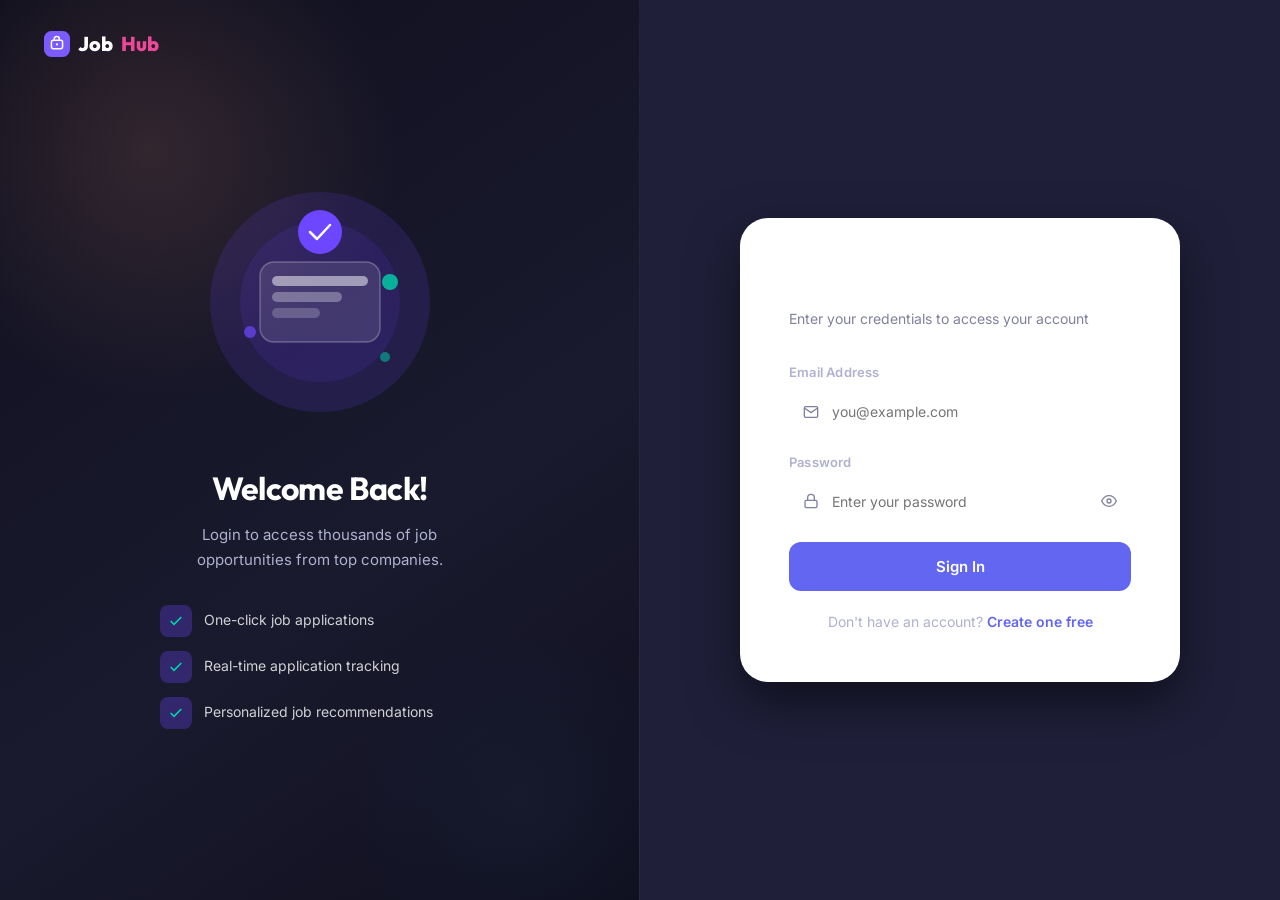
<file: frontend/admin.html>
<!DOCTYPE html>
<html lang="en">
<head>
  <meta charset="UTF-8">
  <meta name="viewport" content="width=device-width, initial-scale=1.0">
  <title>Admin Panel — JobHub</title>
  <meta name="description" content="JobHub Admin Control Panel — Manage users, jobs, and applications.">
  <link rel="stylesheet" href="css/style.css">
  <link rel="stylesheet" href="css/admin.css">
  <link href="https://fonts.googleapis.com/css2?family=Sora:wght@300;400;500;600;700;800&family=DM+Sans:ital,wght@0,300;0,400;0,500;1,400&display=swap" rel="stylesheet">
</head>
<body>

<div id="toast-container" class="toast-container"></div>

<div class="admin-page">

  <!-- ── SIDEBAR ── -->
  <aside class="admin-sidebar">
    <div class="admin-logo">
      <div class="logo-text">
        <svg width="28" height="28" viewBox="0 0 24 24" fill="none">
          <rect width="24" height="24" rx="7" fill="#6c47ff"/>
          <path d="M7 12h10M12 7l5 5-5 5" stroke="white" stroke-width="2" stroke-linecap="round" stroke-linejoin="round"/>
        </svg>
        <span>JobHub <span class="badge-admin">ADMIN</span></span>
      </div>
    </div>

    <nav class="admin-nav">
      <button id="nav-overview" class="admin-nav-item active" onclick="showPanel('overview')">
        <svg width="18" height="18" viewBox="0 0 24 24" fill="none" stroke="currentColor" stroke-width="2"><rect x="3" y="3" width="7" height="7"/><rect x="14" y="3" width="7" height="7"/><rect x="3" y="14" width="7" height="7"/><rect x="14" y="14" width="7" height="7"/></svg>
        <span>Overview</span>
      </button>
      <button id="nav-users" class="admin-nav-item" onclick="showPanel('users')">
        <svg width="18" height="18" viewBox="0 0 24 24" fill="none" stroke="currentColor" stroke-width="2"><path d="M17 21v-2a4 4 0 00-4-4H5a4 4 0 00-4 4v2"/><circle cx="9" cy="7" r="4"/><path d="M23 21v-2a4 4 0 00-3-3.87"/><path d="M16 3.13a4 4 0 010 7.75"/></svg>
        <span>Users</span>
      </button>
      <button id="nav-jobs" class="admin-nav-item" onclick="showPanel('jobs')">
        <svg width="18" height="18" viewBox="0 0 24 24" fill="none" stroke="currentColor" stroke-width="2"><rect x="2" y="7" width="20" height="14" rx="2"/><path d="M16 7V5a2 2 0 00-2-2h-4a2 2 0 00-2 2v2"/></svg>
        <span>Jobs</span>
      </button>
      <button id="nav-apps" class="admin-nav-item" onclick="showPanel('apps')">
        <svg width="18" height="18" viewBox="0 0 24 24" fill="none" stroke="currentColor" stroke-width="2"><path d="M14 2H6a2 2 0 00-2 2v16a2 2 0 002 2h12a2 2 0 002-2V8z"/><polyline points="14 2 14 8 20 8"/><line x1="16" y1="13" x2="8" y2="13"/><line x1="16" y1="17" x2="8" y2="17"/><polyline points="10 9 9 9 8 9"/></svg>
        <span>Applications</span>
      </button>

      <div style="margin-top:auto;padding-top:20px;border-top:1px solid rgba(255,255,255,0.08);"></div>

      <button class="admin-nav-item" onclick="location.href='index.html'">
        <svg width="18" height="18" viewBox="0 0 24 24" fill="none" stroke="currentColor" stroke-width="2"><path d="M3 9l9-7 9 7v11a2 2 0 01-2 2H5a2 2 0 01-2-2z"/><polyline points="9 22 9 12 15 12 15 22"/></svg>
        <span>View Site</span>
      </button>
    </nav>

    <div class="admin-sidebar-footer">
      <button class="admin-logout" onclick="adminLogout()">
        <svg width="17" height="17" viewBox="0 0 24 24" fill="none" stroke="currentColor" stroke-width="2"><path d="M9 21H5a2 2 0 01-2-2V5a2 2 0 012-2h4M16 17l5-5-5-5M21 12H9"/></svg>
        <span>Logout</span>
      </button>
    </div>
  </aside>

  <!-- ── MAIN CONTENT ── -->
  <main class="admin-main">

    <!-- ── OVERVIEW ── -->
    <div id="panel-overview" class="admin-panel active">
      <div class="admin-header">
        <div>
          <h1>Dashboard Overview</h1>
          <p>Welcome back, <strong id="adminUserName">Admin</strong> — here's the platform at a glance.</p>
        </div>
        <div class="admin-header-right">
          <div class="admin-user-chip">
            <div class="chip-avatar" id="adminAvatar">A</div>
            <span id="adminUserName2">Admin</span>
            <span style="background:#fef3c7;color:#92400e;padding:2px 8px;border-radius:10px;font-size:11px;font-weight:700">ADMIN</span>
          </div>
        </div>
      </div>

      <!-- Stats Grid -->
      <div class="admin-stats" id="statsGrid">
        <div class="admin-loading" style="grid-column:1/-1">
          <div class="admin-spinner"></div> Loading statistics...
        </div>
      </div>

      <!-- Quick Summaries -->
      <div style="display:grid;grid-template-columns:1fr 1fr;gap:24px;margin-top:8px;">
        <div class="admin-section">
          <div class="admin-section-header">
            <h2>Quick Actions</h2>
          </div>
          <div style="padding:20px;display:flex;flex-direction:column;gap:12px;">
            <button class="btn-primary" style="width:100%;padding:12px;justify-content:center;display:flex;gap:8px;align-items:center;" onclick="showPanel('users')">
              <svg width="16" height="16" viewBox="0 0 24 24" fill="none" stroke="currentColor" stroke-width="2"><path d="M17 21v-2a4 4 0 00-4-4H5a4 4 0 00-4 4v2"/><circle cx="9" cy="7" r="4"/></svg>
              Manage Users
            </button>
            <button class="btn-primary" style="width:100%;padding:12px;justify-content:center;display:flex;gap:8px;align-items:center;background:var(--accent);" onclick="showPanel('jobs')">
              <svg width="16" height="16" viewBox="0 0 24 24" fill="none" stroke="currentColor" stroke-width="2"><rect x="2" y="7" width="20" height="14" rx="2"/><path d="M16 7V5a2 2 0 00-2-2h-4a2 2 0 00-2 2v2"/></svg>
              Manage Jobs
            </button>
            <button class="btn-ghost" style="width:100%;padding:12px;justify-content:center;display:flex;gap:8px;align-items:center;" onclick="showPanel('apps')">
              <svg width="16" height="16" viewBox="0 0 24 24" fill="none" stroke="currentColor" stroke-width="2"><path d="M14 2H6a2 2 0 00-2 2v16a2 2 0 002 2h12a2 2 0 002-2V8z"/><polyline points="14 2 14 8 20 8"/></svg>
              View Applications
            </button>
          </div>
        </div>

        <div class="admin-section">
          <div class="admin-section-header">
            <h2>Platform Info</h2>
          </div>
          <div style="padding:20px;">
            <div style="display:flex;flex-direction:column;gap:14px;">
              <div style="display:flex;justify-content:space-between;font-size:13px;padding-bottom:10px;border-bottom:1px solid var(--border);">
                <span style="color:var(--text-3)">Platform Name</span>
                <strong>JobHub</strong>
              </div>
              <div style="display:flex;justify-content:space-between;font-size:13px;padding-bottom:10px;border-bottom:1px solid var(--border);">
                <span style="color:var(--text-3)">Version</span>
                <strong>1.0.0</strong>
              </div>
              <div style="display:flex;justify-content:space-between;font-size:13px;padding-bottom:10px;border-bottom:1px solid var(--border);">
                <span style="color:var(--text-3)">Backend</span>
                <strong>Python + Flask</strong>
              </div>
              <div style="display:flex;justify-content:space-between;font-size:13px;padding-bottom:10px;border-bottom:1px solid var(--border);">
                <span style="color:var(--text-3)">Database</span>
                <strong>SQLite / MySQL</strong>
              </div>
              <div style="display:flex;justify-content:space-between;font-size:13px;">
                <span style="color:var(--text-3)">University</span>
                <strong style="font-size:11px;text-align:right">Graphic Era Hill University</strong>
              </div>
            </div>
          </div>
        </div>
      </div>
    </div>

    <!-- ── USERS ── -->
    <div id="panel-users" class="admin-panel">
      <div class="admin-header">
        <div>
          <h1>User Management</h1>
          <p id="userCount">Loading users...</p>
        </div>
        <div class="admin-header-right">
          <input class="admin-search" id="userSearch" placeholder="Search by name or email..." oninput="filterUsers()">
          <select class="admin-search" id="userRoleFilter" onchange="filterUsers()" style="width:140px;">
            <option value="">All Roles</option>
            <option value="jobseeker">Job Seeker</option>
            <option value="recruiter">Recruiter</option>
            <option value="admin">Admin</option>
          </select>
        </div>
      </div>

      <div class="admin-section">
        <table class="admin-table">
          <thead>
            <tr>
              <th>Name</th>
              <th>Email</th>
              <th>Role</th>
              <th>Location</th>
              <th>Registered</th>
              <th>Actions</th>
            </tr>
          </thead>
          <tbody id="usersBody">
            <tr><td colspan="6"><div class="admin-loading"><div class="admin-spinner"></div> Loading...</div></td></tr>
          </tbody>
        </table>
      </div>
    </div>

    <!-- ── JOBS ── -->
    <div id="panel-jobs" class="admin-panel">
      <div class="admin-header">
        <div>
          <h1>Job Listings</h1>
          <p id="jobCount">Loading jobs...</p>
        </div>
        <div class="admin-header-right">
          <input class="admin-search" id="jobSearch" placeholder="Search jobs..." oninput="filterJobs()">
        </div>
      </div>

      <div class="admin-section">
        <table class="admin-table">
          <thead>
            <tr>
              <th>Job Title</th>
              <th>Company</th>
              <th>Posted By</th>
              <th>Applicants</th>
              <th>Views</th>
              <th>Status</th>
              <th>Actions</th>
            </tr>
          </thead>
          <tbody id="jobsBody">
            <tr><td colspan="7"><div class="admin-loading"><div class="admin-spinner"></div> Loading...</div></td></tr>
          </tbody>
        </table>
      </div>
    </div>

    <!-- ── APPLICATIONS ── -->
    <div id="panel-apps" class="admin-panel">
      <div class="admin-header">
        <div>
          <h1>Applications</h1>
          <p id="appCount">Loading applications...</p>
        </div>
        <div class="admin-header-right">
          <input class="admin-search" id="appSearch" placeholder="Search..." oninput="filterApps()">
          <select class="admin-search" id="appStatusFilter" onchange="filterApps()" style="width:150px;">
            <option value="">All Statuses</option>
            <option value="Under Review">Under Review</option>
            <option value="Shortlisted">Shortlisted</option>
            <option value="Hired">Hired</option>
            <option value="Rejected">Rejected</option>
          </select>
        </div>
      </div>

      <div class="admin-section">
        <table class="admin-table">
          <thead>
            <tr>
              <th>Applicant</th>
              <th>Applied For</th>
              <th>Company</th>
              <th>Applied On</th>
              <th>Status</th>
            </tr>
          </thead>
          <tbody id="appsBody">
            <tr><td colspan="5"><div class="admin-loading"><div class="admin-spinner"></div> Loading...</div></td></tr>
          </tbody>
        </table>
      </div>
    </div>

  </main>
</div>

<script src="js/admin.js"></script>
<script>
  // Sync admin name in header chip
  document.addEventListener('DOMContentLoaded', () => {
    const u = JSON.parse(localStorage.getItem('user') || '{}');
    const el2 = document.getElementById('adminUserName2');
    if (el2) el2.textContent = u.name || 'Admin';
  });
</script>
</body>
</html>
</file>
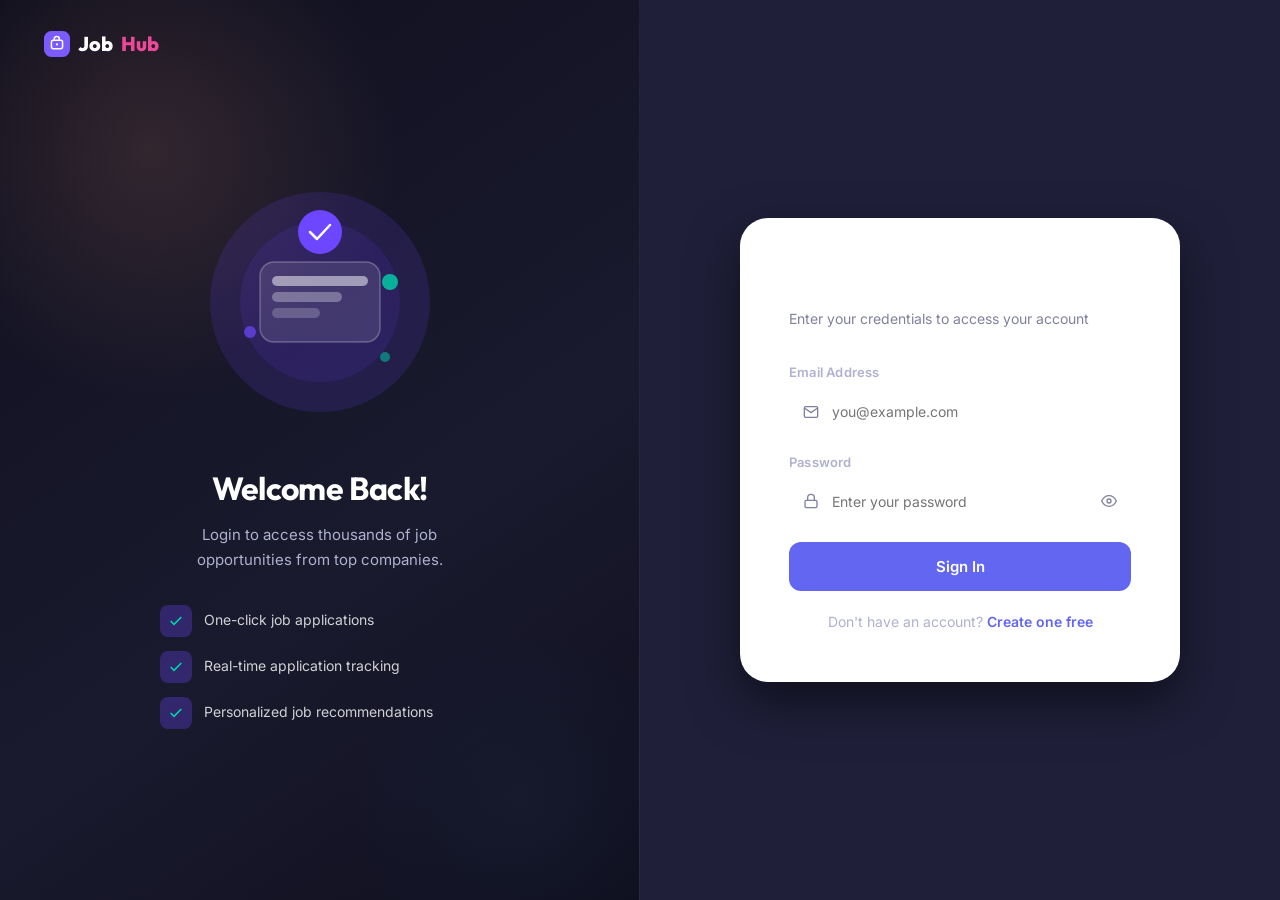
<file: frontend/dashboard.html>
<!DOCTYPE html>
<html lang="en">
<head>
  <meta charset="UTF-8">
  <meta name="viewport" content="width=device-width, initial-scale=1.0">
  <title>Dashboard — JobHub</title>
  <link rel="stylesheet" href="css/style.css">
  <link rel="stylesheet" href="css/dashboard.css">
  <link href="https://fonts.googleapis.com/css2?family=Sora:wght@300;400;500;600;700;800&family=DM+Sans:ital,wght@0,300;0,400;0,500;1,400&display=swap" rel="stylesheet">
</head>
<body class="dashboard-page">

<div id="navbar-container"></div>
<div id="toast-container" class="toast-container"></div>

<div class="dashboard-layout">
  <!-- SIDEBAR -->
  <aside class="dash-sidebar" id="dashSidebar">
    <div class="dash-user">
      <div class="dash-avatar" id="dashAvatar" aria-label="User avatar"></div>
      <div class="dash-name" id="dashName">Loading...</div>
      <span class="dash-role" id="dashRoleBadge">Job Seeker</span>
    </div>

    <!-- Job Seeker Nav -->
    <div id="seekerNav">
      <p class="dash-nav-section">Main</p>
      <ul class="dash-nav">
        <li><a href="#" class="active" onclick="showPanel('overview', this)">
          <svg width="16" height="16" viewBox="0 0 24 24" fill="none" stroke="currentColor" stroke-width="2"><rect x="3" y="3" width="7" height="7"/><rect x="14" y="3" width="7" height="7"/><rect x="3" y="14" width="7" height="7"/><rect x="14" y="14" width="7" height="7"/></svg>
          Overview
        </a></li>
        <li><a href="#" onclick="showPanel('applications', this)">
          <svg width="16" height="16" viewBox="0 0 24 24" fill="none" stroke="currentColor" stroke-width="2"><path d="M14 2H6a2 2 0 00-2 2v16a2 2 0 002 2h12a2 2 0 002-2V8z"/><polyline points="14 2 14 8 20 8"/></svg>
          My Applications
        </a></li>
        <li><a href="#" onclick="showPanel('saved', this)">
          <svg width="16" height="16" viewBox="0 0 24 24" fill="none" stroke="currentColor" stroke-width="2"><path d="M19 21l-7-5-7 5V5a2 2 0 012-2h10a2 2 0 012 2z"/></svg>
          Saved Jobs
        </a></li>
        <li><a href="#" onclick="showPanel('profile', this)">
          <svg width="16" height="16" viewBox="0 0 24 24" fill="none" stroke="currentColor" stroke-width="2"><path d="M20 21v-2a4 4 0 00-4-4H8a4 4 0 00-4 4v2"/><circle cx="12" cy="7" r="4"/></svg>
          My Profile
        </a></li>
        <li><a href="#" onclick="showPanel('ai-match', this)">
          <svg width="16" height="16" viewBox="0 0 24 24" fill="none" stroke="currentColor" stroke-width="2"><path d="M12 2l3.09 6.26L22 9.27l-5 4.87 1.18 6.88L12 17.77l-6.18 3.25L7 14.14 2 9.27l6.91-1.01L12 2z"/></svg>
          AI Resume Match
        </a></li>
      </ul>
      <p class="dash-nav-section">Quick Actions</p>
      <ul class="dash-nav">
        <li><a href="jobs.html">
          <svg width="16" height="16" viewBox="0 0 24 24" fill="none" stroke="currentColor" stroke-width="2"><circle cx="11" cy="11" r="8"/><path d="M21 21l-4.35-4.35"/></svg>
          Browse Jobs
        </a></li>
      </ul>
    </div>

    <!-- Recruiter Nav -->
    <div id="recruiterNav" style="display:none">
      <p class="dash-nav-section">Main</p>
      <ul class="dash-nav">
        <li><a href="#" class="active" onclick="showPanel('rec-overview', this)">
          <svg width="16" height="16" viewBox="0 0 24 24" fill="none" stroke="currentColor" stroke-width="2"><rect x="3" y="3" width="7" height="7"/><rect x="14" y="3" width="7" height="7"/><rect x="3" y="14" width="7" height="7"/><rect x="14" y="14" width="7" height="7"/></svg>
          Overview
        </a></li>
        <li><a href="#" onclick="showPanel('post-job', this)">
          <svg width="16" height="16" viewBox="0 0 24 24" fill="none" stroke="currentColor" stroke-width="2"><circle cx="12" cy="12" r="10"/><line x1="12" y1="8" x2="12" y2="16"/><line x1="8" y1="12" x2="16" y2="12"/></svg>
          Post a Job
        </a></li>
        <li><a href="#" onclick="showPanel('my-jobs', this)">
          <svg width="16" height="16" viewBox="0 0 24 24" fill="none" stroke="currentColor" stroke-width="2"><rect x="2" y="7" width="20" height="14" rx="2"/><path d="M16 7V5a2 2 0 00-2-2h-4a2 2 0 00-2 2v2"/></svg>
          My Jobs
        </a></li>
        <li><a href="#" onclick="showPanel('applicants', this)">
          <svg width="16" height="16" viewBox="0 0 24 24" fill="none" stroke="currentColor" stroke-width="2"><path d="M17 21v-2a4 4 0 00-4-4H5a4 4 0 00-4 4v2"/><circle cx="9" cy="7" r="4"/><path d="M23 21v-2a4 4 0 00-3-3.87"/><path d="M16 3.13a4 4 0 010 7.75"/></svg>
          Applicants
        </a></li>
        <li><a href="#" onclick="showPanel('profile', this)">
          <svg width="16" height="16" viewBox="0 0 24 24" fill="none" stroke="currentColor" stroke-width="2"><path d="M20 21v-2a4 4 0 00-4-4H8a4 4 0 00-4 4v2"/><circle cx="12" cy="7" r="4"/></svg>
          Profile
        </a></li>
      </ul>
    </div>
  </aside>

  <!-- MAIN -->
  <main class="dash-main">
    <!-- ── JOB SEEKER PANELS ── -->

    <!-- Overview -->
    <div id="panel-overview" class="dash-panel">
      <div class="dash-header">
        <div>
          <h1>Welcome back, <span id="welcomeName">User</span> 👋</h1>
          <p>Here's what's happening with your job search</p>
        </div>
        <button class="btn-primary" onclick="location.href='jobs.html'">Browse Jobs</button>
      </div>
      <div class="dash-stats" id="seekerStats"></div>
      <div class="dash-section">
        <div class="dash-section-header">
          <h2>Recent Applications</h2>
          <a href="#" onclick="showPanel('applications', null)">View all</a>
        </div>
        <table class="app-table" id="recentAppTable">
          <thead><tr>
            <th>Job</th>
            <th>Applied</th>
            <th>Status</th>
          </tr></thead>
          <tbody id="recentAppBody"></tbody>
        </table>
      </div>
    </div>

    <!-- Applications -->
    <div id="panel-applications" class="dash-panel" style="display:none">
      <div class="dash-header">
        <div><h1>My Applications</h1><p>Track all your job applications</p></div>
      </div>
      <div class="dash-section">
        <table class="app-table">
          <thead><tr>
            <th>Job</th>
            <th>Applied Date</th>
            <th>Status</th>
            <th>Actions</th>
          </tr></thead>
          <tbody id="allAppBody"></tbody>
        </table>
      </div>
    </div>

    <!-- Saved Jobs -->
    <div id="panel-saved" class="dash-panel" style="display:none">
      <div class="dash-header">
        <div><h1>Saved Jobs</h1><p>Jobs you've bookmarked</p></div>
      </div>
      <div class="dash-section" id="savedJobsSection"></div>
    </div>

    <!-- AI Resume Match Panel -->
    <div id="panel-ai-match" class="dash-panel" style="display:none">
      <div class="dash-header">
        <div><h1>AI Resume Match ✨</h1><p>Upload your resume to instantly find the best job matches using robust Gemini Native AI.</p></div>
      </div>
      <div class="dash-section">
        <div style="padding: 30px; text-align: center; border: 2px dashed var(--surface-3); border-radius: 12px; margin-bottom: 20px;">
          <input type="file" id="resumeUploadInput" accept=".pdf,.doc,.docx" style="display:none;">
          <button class="btn-primary" onclick="document.getElementById('resumeUploadInput').click()" style="margin-bottom: 10px;">Select Resume</button>
          <div style="font-size: 13px; color: var(--text-3);" id="resumeFileName">No file selected. Only PDF and DOCX (Max 2MB).</div>
          <button class="btn-ghost" id="resumeProcessBtn" style="margin-top: 15px; display: none;" onclick="processResume()">Scan with AI</button>
        </div>
        
        <div id="aiLoading" style="display: none; text-align: center; padding: 20px; color: var(--brand);">Scanning document and matching against global jobs natively...</div>
        <div id="aiError" style="display: none; padding: 16px; background: #ffebeb; color: #d32f2f; border-radius: 8px; margin-bottom: 20px;"></div>
        
        <div id="aiResults" style="display:none;">
            <div style="display: grid; grid-template-columns: 1fr 1fr; gap: 20px; margin-bottom: 30px;">
              <div style="background: var(--surface-1); padding: 20px; border-radius: 12px; border: 1px solid var(--surface-2);">
                <h3 style="margin-bottom: 10px; font-size: 15px;">Target Experience Level</h3>
                <div id="aiExpLevel" style="font-weight: 600; color: var(--brand); text-transform: capitalize; font-size: 18px;"></div>
              </div>
              <div style="background: var(--surface-1); padding: 20px; border-radius: 12px; border: 1px solid var(--surface-2);">
                <h3 style="margin-bottom: 10px; font-size: 15px;">Recommended Roles</h3>
                <div id="aiRoles" style="display: flex; gap: 8px; flex-wrap: wrap;"></div>
              </div>
              <div style="background: var(--surface-1); padding: 20px; border-radius: 12px; border: 1px solid var(--surface-2); grid-column: 1 / -1;">
                <h3 style="margin-bottom: 10px; font-size: 15px;">Extracted Top Skills</h3>
                <div id="aiSkillsList" style="display: flex; gap: 8px; flex-wrap: wrap;"></div>
              </div>
            </div>
            
            <div class="dash-section-header">
              <h2>Your Perfect Job Matches</h2>
            </div>
            <div class="rec-jobs-grid" id="aiMatchingJobsGrid"></div>
        </div>
      </div>
    </div>

    <!-- ── RECRUITER PANELS ── -->

    <!-- Rec Overview -->
    <div id="panel-rec-overview" class="dash-panel" style="display:none">
      <div class="dash-header">
        <div>
          <h1>Recruiter Dashboard 🏢</h1>
          <p>Manage your job listings and applicants</p>
        </div>
        <button class="btn-primary" onclick="showPanel('post-job', null)">+ Post New Job</button>
      </div>
      <div class="dash-stats" id="recruiterStats"></div>
      <div class="dash-section">
        <div class="dash-section-header">
          <h2>Your Active Jobs</h2>
          <a href="#" onclick="showPanel('my-jobs', null)">View all</a>
        </div>
        <div class="rec-jobs-grid" id="recJobsPreview"></div>
      </div>
    </div>

    <!-- Post Job -->
    <div id="panel-post-job" class="dash-panel" style="display:none">
      <div class="dash-header">
        <div><h1>Post a New Job</h1><p>Fill in the details to attract top candidates</p></div>
      </div>
      <div class="dash-section post-job-form">
        <div style="display:grid;grid-template-columns:1fr 1fr;gap:18px">
          <div class="form-group">
            <label>Job Title *</label>
            <input type="text" id="pjTitle" placeholder="e.g. Frontend Developer">
          </div>
          <div class="form-group">
            <label>Company Name *</label>
            <input type="text" id="pjCompany" placeholder="Your company name">
          </div>
          <div class="form-group">
            <label>Location *</label>
            <input type="text" id="pjLocation" placeholder="e.g. Bangalore / Remote">
          </div>
          <div class="form-group">
            <label>Salary Range</label>
            <input type="text" id="pjSalary" placeholder="e.g. ₹12-15 LPA">
          </div>
          <div class="form-group">
            <label>Job Type</label>
            <select id="pjType">
              <option>Full-time</option>
              <option>Part-time</option>
              <option>Contract</option>
              <option>Internship</option>
            </select>
          </div>
          <div class="form-group">
            <label>Experience Required</label>
            <select id="pjExp">
              <option>Fresher (0-1 yr)</option>
              <option>1-3 years</option>
              <option>3-5 years</option>
              <option>5+ years</option>
            </select>
          </div>
        </div>
        <div class="form-group">
          <label>Job Description *</label>
          <textarea id="pjDesc" rows="5" placeholder="Describe the role, team culture, and what you're looking for..."></textarea>
        </div>
        <div class="form-group">
          <label>Required Skills (comma-separated)</label>
          <input type="text" id="pjSkills" placeholder="React, Node.js, MongoDB, Docker">
        </div>
        <button class="post-job-submit" onclick="postJob()">Publish Job Listing</button>
      </div>
    </div>

    <!-- My Jobs -->
    <div id="panel-my-jobs" class="dash-panel" style="display:none">
      <div class="dash-header">
        <div><h1>My Job Listings</h1><p>Manage your posted jobs</p></div>
        <button class="btn-primary" onclick="showPanel('post-job', null)">+ Post New Job</button>
      </div>
      <div class="dash-section">
        <div class="rec-jobs-grid" id="recAllJobs"></div>
      </div>
    </div>

    <!-- Applicants -->
    <div id="panel-applicants" class="dash-panel" style="display:none">
      <div class="dash-header">
        <div><h1>Applicants</h1><p>Review and manage candidate applications</p></div>
      </div>
      <div class="dash-section">
        <table class="app-table">
          <thead><tr>
            <th>Candidate</th>
            <th>Applied For</th>
            <th>Applied</th>
            <th>Status</th>
            <th>Actions</th>
          </tr></thead>
          <tbody id="applicantsBody"></tbody>
        </table>
      </div>
    </div>

    <!-- Profile (shared) -->
    <div id="panel-profile" class="dash-panel" style="display:none">
      <div class="dash-header">
        <div><h1>My Profile</h1><p>Keep your information up to date</p></div>
      </div>
      <div class="dash-section">
        <!-- Profile Picture Section -->
        <div style="margin-bottom: 30px; padding-bottom: 20px; border-bottom: 1px solid var(--surface-2);">
          <label style="display: block; margin-bottom: 12px; font-weight: 600; font-size: 14px;">Profile Picture</label>
          <div style="display: flex; gap: 20px; align-items: flex-start;">
            <!-- Preview -->
            <div style="position: relative;">
              <div id="avatarPreview" style="width: 120px; height: 120px; border-radius: 50%; overflow: hidden; border: 3px solid var(--surface-3); display:flex; align-items:center; justify-content:center;"></div>
            </div>
            <!-- Upload Input -->
            <div style="display: flex; flex-direction: column; gap: 10px; flex: 1;">
              <input type="file" id="avatarInput" accept="image/*" 
                     style="padding: 8px 12px; border: 1px solid var(--surface-2); border-radius: 6px; font-size: 13px; cursor: pointer;">
              <div style="font-size: 12px; color: var(--text-3); line-height: 1.5;">
                Supported formats: JPG, PNG, GIF<br>
                Maximum size: 5MB<br>
                <span id="avatarStatus" style="margin-top: 5px; display: block;"></span>
              </div>
            </div>
          </div>
        </div>

        <div class="profile-grid">
          <div class="form-group">
            <label>Full Name</label>
            <input type="text" id="profName">
          </div>
          <div class="form-group">
            <label>Email</label>
            <input type="email" id="profEmail" readonly style="background:var(--surface-2)">
          </div>
          <div class="form-group">
            <label>Phone</label>
            <input type="tel" id="profPhone" placeholder="+91 98765 43210">
          </div>
          <div class="form-group">
            <label>Location</label>
            <input type="text" id="profLocation" placeholder="City, State">
          </div>
          <div class="form-group" style="grid-column:1/-1">
            <label>Bio / Summary</label>
            <textarea id="profBio" rows="3" placeholder="Brief professional summary..."></textarea>
          </div>
          <div class="form-group">
            <label>LinkedIn URL</label>
            <input type="url" id="profLinkedin" placeholder="linkedin.com/in/yourname">
          </div>
          <div class="form-group">
            <label>Portfolio / GitHub</label>
            <input type="url" id="profPortfolio" placeholder="github.com/yourname">
          </div>
        </div>
        <button class="post-job-submit" onclick="saveProfile()" style="margin-top:10px">Save Changes</button>
      </div>
    </div>
  </main>
</div>

<div id="footer-container"></div>
<script src="js/api.js"></script>
<script src="js/dashboard.js"></script>
<script>
  function loadComponent(url, containerId) {
    fetch(url).then(r=>r.text()).then(html=>{
      const el = document.getElementById(containerId);
      el.innerHTML = html;
      el.querySelectorAll('script').forEach(old => {
        const s = document.createElement('script');
        if (old.src) { s.src = old.src; } else { s.textContent = old.textContent; }
        old.replaceWith(s);
      });
    });
  }
  loadComponent('components/navbar.html', 'navbar-container');
  loadComponent('components/footer.html', 'footer-container');
</script>
</body>
</html>
</file>
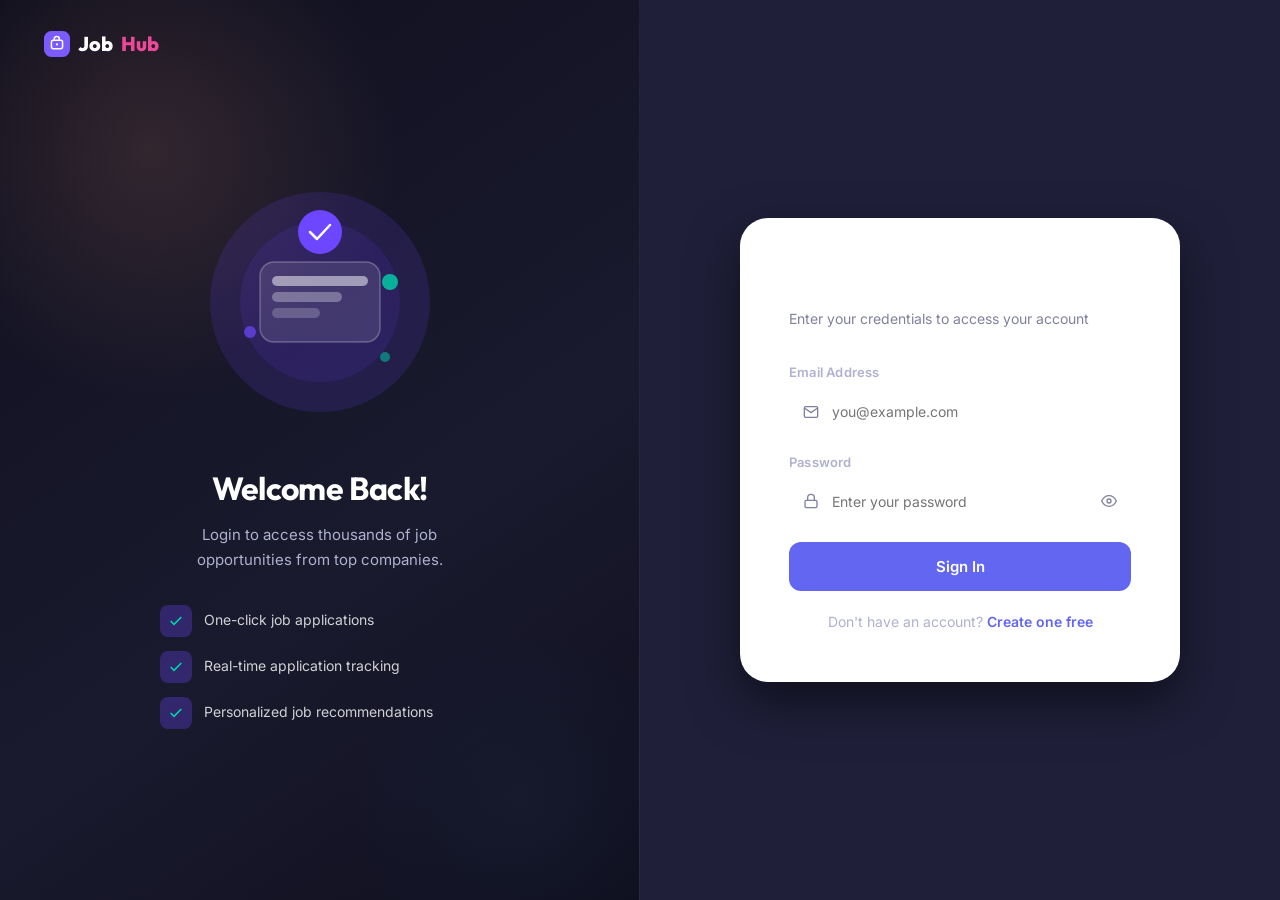
<file: frontend/login.html>
<!DOCTYPE html>
<html lang="en">
<head>
  <meta charset="UTF-8">
  <meta name="viewport" content="width=device-width, initial-scale=1.0">
  <title>Login — JobHub</title>
  <link rel="stylesheet" href="css/style.css">
  <link rel="stylesheet" href="css/auth.css">
  <link href="https://fonts.googleapis.com/css2?family=Sora:wght@300;400;500;600;700;800&family=DM+Sans:ital,wght@0,300;0,400;0,500;1,400&display=swap" rel="stylesheet">
</head>
<body>

<div id="toast-container" class="toast-container"></div>

<a href="index.html" class="auth-home-logo">
  <svg width="26" height="26" viewBox="0 0 28 28" fill="none"><rect width="28" height="28" rx="8" fill="url(#alGrad)"/><rect x="8" y="10" width="12" height="9" rx="2" stroke="white" stroke-width="1.6" fill="none"/><path d="M11 10V8.5A2.5 2.5 0 0114 6v0a2.5 2.5 0 012.5 2.5V10" stroke="white" stroke-width="1.6" stroke-linecap="round"/><circle cx="14" cy="14.5" r="1.2" fill="white"/><defs><linearGradient id="alGrad" x1="0" y1="0" x2="28" y2="28"><stop offset="0%" stop-color="#7c5cff"/><stop offset="100%" stop-color="#4f2fe0"/></linearGradient></defs></svg>
  Job<span>Hub</span>
</a>

<div class="auth-page">
  <!-- LEFT -->
  <div class="auth-left">
    <div class="auth-illustration">
      <svg viewBox="0 0 260 260" fill="none" xmlns="http://www.w3.org/2000/svg">
        <circle cx="130" cy="130" r="110" fill="rgba(108,71,255,0.15)"/>
        <circle cx="130" cy="130" r="80" fill="rgba(108,71,255,0.12)"/>
        <rect x="70" y="90" width="120" height="80" rx="14" fill="rgba(255,255,255,0.1)" stroke="rgba(255,255,255,0.25)" stroke-width="1.5"/>
        <rect x="82" y="104" width="96" height="10" rx="5" fill="rgba(255,255,255,0.5)"/>
        <rect x="82" y="120" width="70" height="10" rx="5" fill="rgba(255,255,255,0.3)"/>
        <rect x="82" y="136" width="48" height="10" rx="5" fill="rgba(255,255,255,0.2)"/>
        <circle cx="130" cy="60" r="22" fill="#6c47ff"/>
        <path d="M120 60l7 7 13-14" stroke="white" stroke-width="2.5" stroke-linecap="round" stroke-linejoin="round"/>
        <circle cx="200" cy="110" r="8" fill="#00d4aa" opacity="0.8"/>
        <circle cx="60" cy="160" r="6" fill="#6c47ff" opacity="0.7"/>
        <circle cx="195" cy="185" r="5" fill="#00d4aa" opacity="0.5"/>
      </svg>
    </div>
    <h2>Welcome Back!</h2>
    <p>Login to access thousands of job opportunities from top companies.</p>
    <div class="auth-perks">
      <div class="perk">
        <div class="perk-icon">
          <svg width="16" height="16" viewBox="0 0 24 24" fill="none" stroke="currentColor" stroke-width="2.5"><polyline points="20 6 9 17 4 12"/></svg>
        </div>
        <span>One-click job applications</span>
      </div>
      <div class="perk">
        <div class="perk-icon">
          <svg width="16" height="16" viewBox="0 0 24 24" fill="none" stroke="currentColor" stroke-width="2.5"><polyline points="20 6 9 17 4 12"/></svg>
        </div>
        <span>Real-time application tracking</span>
      </div>
      <div class="perk">
        <div class="perk-icon">
          <svg width="16" height="16" viewBox="0 0 24 24" fill="none" stroke="currentColor" stroke-width="2.5"><polyline points="20 6 9 17 4 12"/></svg>
        </div>
        <span>Personalized job recommendations</span>
      </div>
    </div>
  </div>

  <!-- RIGHT -->
  <div class="auth-right">
    <div class="auth-card">
      <h2>Sign In</h2>
      <p class="auth-sub">Enter your credentials to access your account</p>

      <form id="loginForm" novalidate>
        <div class="form-group">
          <label for="loginEmail">Email Address</label>
          <div class="input-with-icon">
            <svg class="input-icon" width="16" height="16" viewBox="0 0 24 24" fill="none" stroke="currentColor" stroke-width="2"><path d="M4 4h16c1.1 0 2 .9 2 2v12c0 1.1-.9 2-2 2H4c-1.1 0-2-.9-2-2V6c0-1.1.9-2 2-2z"/><polyline points="22,6 12,13 2,6"/></svg>
            <input type="email" id="loginEmail" placeholder="you@example.com" autocomplete="email">
          </div>
          <div class="form-error" id="loginEmailError"></div>
        </div>

        <div class="form-group">
          <label for="loginPassword">Password</label>
          <div class="input-with-icon">
            <svg class="input-icon" width="16" height="16" viewBox="0 0 24 24" fill="none" stroke="currentColor" stroke-width="2"><rect x="3" y="11" width="18" height="11" rx="2" ry="2"/><path d="M7 11V7a5 5 0 0110 0v4"/></svg>
            <input type="password" id="loginPassword" placeholder="Enter your password" autocomplete="current-password">
            <button type="button" class="toggle-pass">
              <svg width="16" height="16" viewBox="0 0 24 24" fill="none" stroke="currentColor" stroke-width="2"><path d="M1 12s4-8 11-8 11 8 11 8-4 8-11 8-11-8-11-8z"/><circle cx="12" cy="12" r="3"/></svg>
            </button>
          </div>
          <div class="form-error" id="loginPasswordError"></div>
        </div>

        <button type="submit" class="auth-submit">Sign In</button>
      </form>

      <p class="auth-link">Don't have an account? <a href="register.html">Create one free</a></p>
    </div>
  </div>
</div>

<script src="js/api.js"></script>
<script src="js/auth.js"></script>
</body>
</html>
</file>
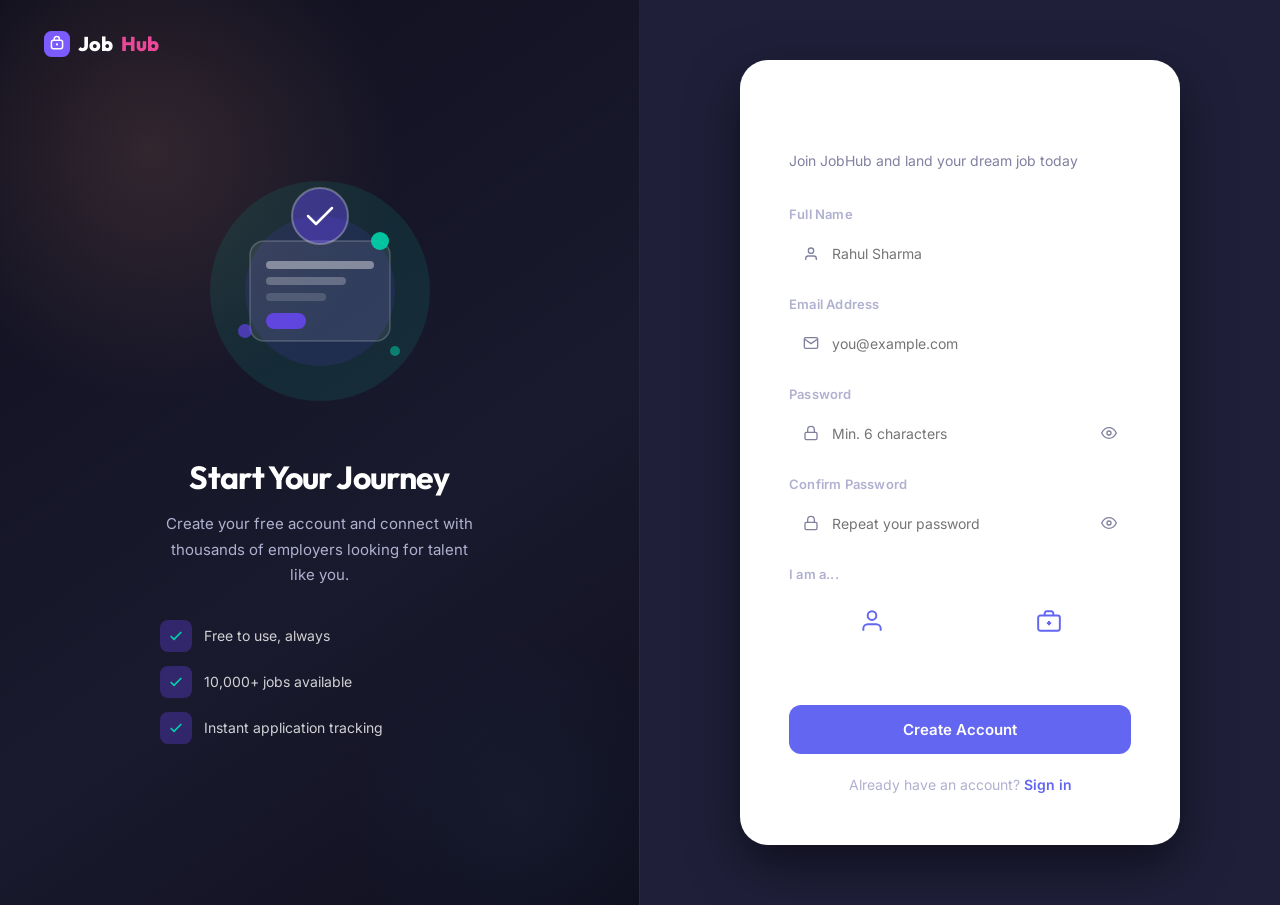
<file: frontend/register.html>
<!DOCTYPE html>
<html lang="en">
<head>
  <meta charset="UTF-8">
  <meta name="viewport" content="width=device-width, initial-scale=1.0">
  <title>Register — JobHub</title>
  <link rel="stylesheet" href="css/style.css">
  <link rel="stylesheet" href="css/auth.css">
  <link href="https://fonts.googleapis.com/css2?family=Sora:wght@300;400;500;600;700;800&family=DM+Sans:ital,wght@0,300;0,400;0,500;1,400&display=swap" rel="stylesheet">
</head>
<body>

<div id="toast-container" class="toast-container"></div>

<a href="index.html" class="auth-home-logo">
  <svg width="26" height="26" viewBox="0 0 28 28" fill="none"><rect width="28" height="28" rx="8" fill="url(#arGrad)"/><rect x="8" y="10" width="12" height="9" rx="2" stroke="white" stroke-width="1.6" fill="none"/><path d="M11 10V8.5A2.5 2.5 0 0114 6v0a2.5 2.5 0 012.5 2.5V10" stroke="white" stroke-width="1.6" stroke-linecap="round"/><circle cx="14" cy="14.5" r="1.2" fill="white"/><defs><linearGradient id="arGrad" x1="0" y1="0" x2="28" y2="28"><stop offset="0%" stop-color="#7c5cff"/><stop offset="100%" stop-color="#4f2fe0"/></linearGradient></defs></svg>
  Job<span>Hub</span>
</a>

<div class="auth-page">
  <!-- LEFT -->
  <div class="auth-left">
    <div class="auth-illustration">
      <svg viewBox="0 0 260 260" fill="none" xmlns="http://www.w3.org/2000/svg">
        <circle cx="130" cy="130" r="110" fill="rgba(0,212,170,0.1)"/>
        <circle cx="130" cy="130" r="75" fill="rgba(108,71,255,0.12)"/>
        <rect x="60" y="80" width="140" height="100" rx="14" fill="rgba(255,255,255,0.08)" stroke="rgba(255,255,255,0.2)" stroke-width="1.5"/>
        <circle cx="130" cy="55" r="28" fill="rgba(108,71,255,0.4)" stroke="rgba(255,255,255,0.3)" stroke-width="2"/>
        <path d="M118 55l8 8 16-16" stroke="white" stroke-width="2.5" stroke-linecap="round" stroke-linejoin="round"/>
        <rect x="76" y="100" width="108" height="8" rx="4" fill="rgba(255,255,255,0.4)"/>
        <rect x="76" y="116" width="80" height="8" rx="4" fill="rgba(255,255,255,0.25)"/>
        <rect x="76" y="132" width="60" height="8" rx="4" fill="rgba(255,255,255,0.15)"/>
        <rect x="76" y="152" width="40" height="16" rx="8" fill="#6c47ff" opacity="0.8"/>
        <circle cx="190" cy="80" r="9" fill="#00d4aa" opacity="0.9"/>
        <circle cx="55" cy="170" r="7" fill="#6c47ff" opacity="0.6"/>
        <circle cx="205" cy="190" r="5" fill="#00d4aa" opacity="0.5"/>
      </svg>
    </div>
    <h2>Start Your Journey</h2>
    <p>Create your free account and connect with thousands of employers looking for talent like you.</p>
    <div class="auth-perks">
      <div class="perk">
        <div class="perk-icon"><svg width="16" height="16" viewBox="0 0 24 24" fill="none" stroke="currentColor" stroke-width="2.5"><polyline points="20 6 9 17 4 12"/></svg></div>
        <span>Free to use, always</span>
      </div>
      <div class="perk">
        <div class="perk-icon"><svg width="16" height="16" viewBox="0 0 24 24" fill="none" stroke="currentColor" stroke-width="2.5"><polyline points="20 6 9 17 4 12"/></svg></div>
        <span>10,000+ jobs available</span>
      </div>
      <div class="perk">
        <div class="perk-icon"><svg width="16" height="16" viewBox="0 0 24 24" fill="none" stroke="currentColor" stroke-width="2.5"><polyline points="20 6 9 17 4 12"/></svg></div>
        <span>Instant application tracking</span>
      </div>
    </div>
  </div>

  <!-- RIGHT -->
  <div class="auth-right">
    <div class="auth-card">
      <!-- STEP 1: Registration Form -->
      <div id="regStep1" class="reg-step">
        <h2>Create Account</h2>
        <p class="auth-sub">Join JobHub and land your dream job today</p>

        <form id="registerForm" novalidate>
          <div class="form-group">
            <label for="regName">Full Name</label>
            <div class="input-with-icon">
              <svg class="input-icon" width="16" height="16" viewBox="0 0 24 24" fill="none" stroke="currentColor" stroke-width="2"><path d="M20 21v-2a4 4 0 00-4-4H8a4 4 0 00-4 4v2"/><circle cx="12" cy="7" r="4"/></svg>
              <input type="text" id="regName" placeholder="Rahul Sharma" autocomplete="name">
            </div>
            <div class="form-error" id="regNameError"></div>
          </div>

          <div class="form-group">
            <label for="regEmail">Email Address</label>
            <div class="input-with-icon">
              <svg class="input-icon" width="16" height="16" viewBox="0 0 24 24" fill="none" stroke="currentColor" stroke-width="2"><path d="M4 4h16c1.1 0 2 .9 2 2v12c0 1.1-.9 2-2 2H4c-1.1 0-2-.9-2-2V6c0-1.1.9-2 2-2z"/><polyline points="22,6 12,13 2,6"/></svg>
              <input type="email" id="regEmail" placeholder="you@example.com" autocomplete="email">
            </div>
            <div class="form-error" id="regEmailError"></div>
          </div>

          <div class="form-group">
            <label for="regPassword">Password</label>
            <div class="input-with-icon">
              <svg class="input-icon" width="16" height="16" viewBox="0 0 24 24" fill="none" stroke="currentColor" stroke-width="2"><rect x="3" y="11" width="18" height="11" rx="2" ry="2"/><path d="M7 11V7a5 5 0 0110 0v4"/></svg>
              <input type="password" id="regPassword" placeholder="Min. 6 characters" autocomplete="new-password">
              <button type="button" class="toggle-pass"><svg width="16" height="16" viewBox="0 0 24 24" fill="none" stroke="currentColor" stroke-width="2"><path d="M1 12s4-8 11-8 11 8 11 8-4 8-11 8-11-8-11-8z"/><circle cx="12" cy="12" r="3"/></svg></button>
            </div>
            <div class="form-error" id="regPasswordError"></div>
          </div>

          <div class="form-group">
            <label for="regConfirm">Confirm Password</label>
            <div class="input-with-icon">
              <svg class="input-icon" width="16" height="16" viewBox="0 0 24 24" fill="none" stroke="currentColor" stroke-width="2"><rect x="3" y="11" width="18" height="11" rx="2" ry="2"/><path d="M7 11V7a5 5 0 0110 0v4"/></svg>
              <input type="password" id="regConfirm" placeholder="Repeat your password" autocomplete="new-password">
              <button type="button" class="toggle-pass"><svg width="16" height="16" viewBox="0 0 24 24" fill="none" stroke="currentColor" stroke-width="2"><path d="M1 12s4-8 11-8 11 8 11 8-4 8-11 8-11-8-11-8z"/><circle cx="12" cy="12" r="3"/></svg></button>
            </div>
            <div class="form-error" id="regConfirmError"></div>
          </div>

          <div class="form-group">
            <label>I am a...</label>
            <input type="hidden" id="roleInput" value="">
            <div class="role-cards">
              <div class="role-card" data-role="jobseeker" onclick="selectRole(this)">
                <svg width="26" height="26" viewBox="0 0 24 24" fill="none" stroke="currentColor" stroke-width="1.8"><path d="M20 21v-2a4 4 0 00-4-4H8a4 4 0 00-4 4v2"/><circle cx="12" cy="7" r="4"/></svg>
                <span>Job Seeker</span>
              </div>
              <div class="role-card" data-role="recruiter" onclick="selectRole(this)">
                <svg width="26" height="26" viewBox="0 0 24 24" fill="none" stroke="currentColor" stroke-width="1.8"><rect x="2" y="7" width="20" height="14" rx="2"/><path d="M16 7V5a2 2 0 00-2-2h-4a2 2 0 00-2 2v2"/><line x1="12" y1="12" x2="12" y2="16"/><line x1="10" y1="14" x2="14" y2="14"/></svg>
                <span>Recruiter</span>
              </div>
            </div>
          </div>

          <button type="submit" class="auth-submit">Create Account</button>
        </form>

        <p class="auth-link">Already have an account? <a href="login.html">Sign in</a></p>
      </div>

      <!-- STEP 2: OTP Verification -->
      <div id="regStep2" class="reg-step" style="display:none;">
        <h2>Verify Your Email</h2>
        <p class="auth-sub">Enter the verification code sent to your email</p>

        <form id="registerOtpForm" novalidate>
          <div class="form-group">
            <label for="regOtpCode">Verification Code</label>
            <div class="input-with-icon">
              <svg class="input-icon" width="16" height="16" viewBox="0 0 24 24" fill="none" stroke="currentColor" stroke-width="2"><rect x="3" y="7" width="18" height="10" rx="2"/><path d="M12 11v4"/><circle cx="7" cy="14" r="1"/><circle cx="17" cy="14" r="1"/></svg>
              <input type="text" id="regOtpCode" placeholder="Enter 6-digit code" maxlength="6" autocomplete="off">
            </div>
            <div class="form-error" id="regOtpError"></div>
            <p style="font-size:0.85rem; margin-top:8px; color:#999;">Check your spam folder if you don't see the email</p>
          </div>

          <button type="submit" class="auth-submit">Verify & Create Account</button>
        </form>

        <button type="button" id="backToReg" class="auth-back" onclick="backToRegStep1()">← Back to Registration</button>
        <p class="auth-link">Didn't get the code? <a href="#" onclick="resendRegOtp(); return false;">Resend</a></p>
      </div>
    </div>
  </div>
</div>


<script src="js/api.js"></script>
<script src="js/auth.js"></script>
</body>
</html>
</file>
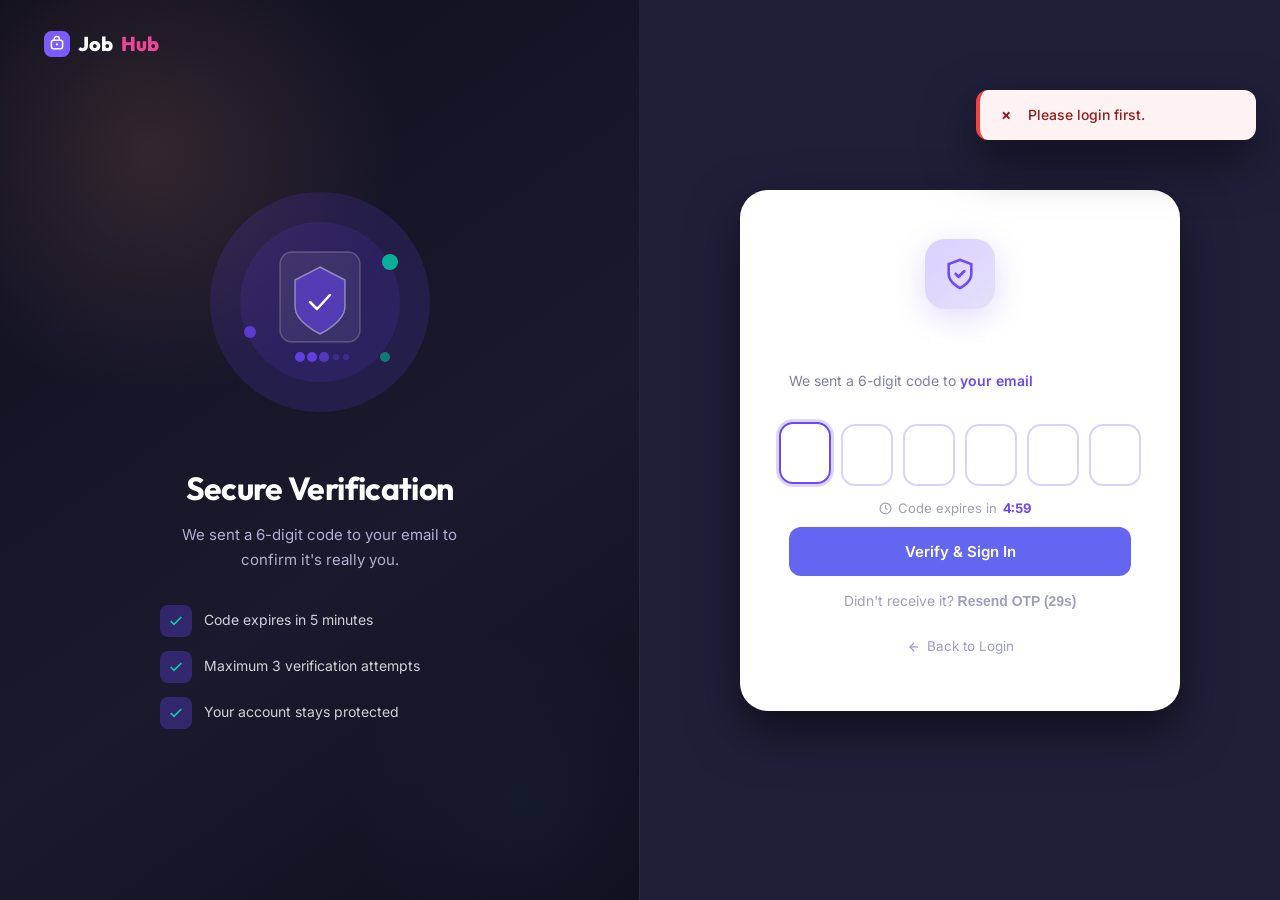
<file: frontend/verify-otp.html>
<!DOCTYPE html>
<html lang="en">
<head>
  <meta charset="UTF-8">
  <meta name="viewport" content="width=device-width, initial-scale=1.0">
  <title>Verify OTP — JobHub</title>
  <meta name="description" content="Enter the 6-digit verification code sent to your email to complete login.">
  <link rel="stylesheet" href="css/style.css">
  <link rel="stylesheet" href="css/auth.css">
  <link href="https://fonts.googleapis.com/css2?family=Sora:wght@300;400;500;600;700;800&family=DM+Sans:ital,wght@0,300;0,400;0,500;1,400&display=swap" rel="stylesheet">
  <style>
    /* ── OTP-specific styles ───────────────────────────────────────── */
    .otp-wrapper {
      display: flex;
      flex-direction: column;
      align-items: center;
      gap: 8px;
      margin: 24px 0 8px;
    }

    .otp-boxes {
      display: flex;
      gap: 10px;
    }

    .otp-box {
      width: 52px;
      height: 62px;
      border: 2px solid rgba(108, 71, 255, 0.25);
      border-radius: 14px;
      background: rgba(255,255,255,0.04);
      color: #fff;
      font-family: 'Sora', sans-serif;
      font-size: 1.6rem;
      font-weight: 700;
      text-align: center;
      caret-color: #6c47ff;
      transition: border-color 0.2s, box-shadow 0.2s, transform 0.15s;
      outline: none;
    }

    .otp-box:focus {
      border-color: #6c47ff;
      box-shadow: 0 0 0 3px rgba(108,71,255,0.22);
      transform: translateY(-2px);
    }

    .otp-box.filled {
      border-color: #6c47ff;
      background: rgba(108,71,255,0.1);
    }

    .otp-box.error-box {
      border-color: #ff5b5b;
      box-shadow: 0 0 0 3px rgba(255,91,91,0.18);
      animation: shake 0.4s ease;
    }

    .otp-box.success-box {
      border-color: #00d4aa;
      box-shadow: 0 0 0 3px rgba(0,212,170,0.18);
    }

    @keyframes shake {
      0%,100% { transform: translateX(0); }
      20%      { transform: translateX(-5px); }
      40%      { transform: translateX(5px); }
      60%      { transform: translateX(-4px); }
      80%      { transform: translateX(4px); }
    }

    /* ── Timer ─────────────────────────────────────────────────────── */
    .otp-timer {
      display: flex;
      align-items: center;
      gap: 6px;
      font-size: 0.82rem;
      color: #a09ec0;
      margin-top: 4px;
    }

    .otp-timer .timer-value {
      font-weight: 700;
      color: #6c47ff;
      min-width: 38px;
      font-variant-numeric: tabular-nums;
    }

    .otp-timer.expiring .timer-value {
      color: #ff5b5b;
      animation: pulse-red 1s ease infinite;
    }

    @keyframes pulse-red {
      0%,100% { opacity: 1; }
      50%      { opacity: 0.5; }
    }

    /* ── Attempts badge ─────────────────────────────────────────────── */
    .attempts-badge {
      display: inline-flex;
      align-items: center;
      gap: 5px;
      padding: 4px 12px;
      border-radius: 20px;
      font-size: 0.78rem;
      font-weight: 600;
      background: rgba(255,91,91,0.12);
      color: #ff5b5b;
      margin-bottom: 4px;
    }

    /* ── Shield icon area ───────────────────────────────────────────── */
    .otp-shield {
      display: flex;
      align-items: center;
      justify-content: center;
      width: 70px;
      height: 70px;
      border-radius: 20px;
      background: linear-gradient(135deg, rgba(108,71,255,0.25), rgba(79,47,224,0.15));
      margin: 0 auto 20px;
      box-shadow: 0 8px 32px rgba(108,71,255,0.2);
      animation: float-shield 3.5s ease-in-out infinite;
    }

    @keyframes float-shield {
      0%,100% { transform: translateY(0); }
      50%      { transform: translateY(-6px); }
    }

    /* ── Masked email ───────────────────────────────────────────────── */
    .masked-email {
      color: #6c47ff;
      font-weight: 600;
    }

    /* ── Resend link ────────────────────────────────────────────────── */
    .resend-row {
      text-align: center;
      margin-top: 14px;
      font-size: 0.87rem;
      color: #a09ec0;
    }

    .resend-btn {
      background: none;
      border: none;
      color: #6c47ff;
      font-weight: 600;
      cursor: pointer;
      font-size: 0.87rem;
      padding: 0;
      text-decoration: underline;
      text-underline-offset: 3px;
    }

    .resend-btn:disabled {
      color: #a09ec0;
      text-decoration: none;
      cursor: default;
    }

    /* ── Dev OTP banner ─────────────────────────────────────────────── */
    .dev-banner {
      background: rgba(255, 200, 0, 0.12);
      border: 1px solid rgba(255, 200, 0, 0.35);
      border-radius: 10px;
      padding: 10px 16px;
      margin: 12px 0;
      font-size: 0.82rem;
      color: #ffd700;
      text-align: center;
      display: none;
    }

    .dev-banner.show {
      display: block;
    }

    .dev-otp-code {
      font-size: 1.3rem;
      font-weight: 800;
      letter-spacing: 6px;
      display: block;
      margin-top: 4px;
      font-family: 'Sora', monospace;
    }

    /* ── Back to login link ─────────────────────────────────────────── */
    .back-link {
      display: inline-flex;
      align-items: center;
      gap: 6px;
      color: #a09ec0;
      font-size: 0.84rem;
      text-decoration: none;
      margin-top: 6px;
      transition: color 0.2s;
    }
    .back-link:hover { color: #6c47ff; }
  </style>
</head>
<body>

<div id="toast-container" class="toast-container"></div>

<!-- Top-left logo -->
<a href="index.html" class="auth-home-logo">
  <svg width="26" height="26" viewBox="0 0 28 28" fill="none"><rect width="28" height="28" rx="8" fill="url(#alGrad)"/><rect x="8" y="10" width="12" height="9" rx="2" stroke="white" stroke-width="1.6" fill="none"/><path d="M11 10V8.5A2.5 2.5 0 0114 6v0a2.5 2.5 0 012.5 2.5V10" stroke="white" stroke-width="1.6" stroke-linecap="round"/><circle cx="14" cy="14.5" r="1.2" fill="white"/><defs><linearGradient id="alGrad" x1="0" y1="0" x2="28" y2="28"><stop offset="0%" stop-color="#7c5cff"/><stop offset="100%" stop-color="#4f2fe0"/></linearGradient></defs></svg>
  Job<span>Hub</span>
</a>

<div class="auth-page">
  <!-- LEFT PANEL -->
  <div class="auth-left">
    <div class="auth-illustration">
      <svg viewBox="0 0 260 260" fill="none" xmlns="http://www.w3.org/2000/svg">
        <circle cx="130" cy="130" r="110" fill="rgba(108,71,255,0.15)"/>
        <circle cx="130" cy="130" r="80" fill="rgba(108,71,255,0.12)"/>
        <!-- Shield icon in SVG illustration -->
        <rect x="90" y="80" width="80" height="90" rx="12" fill="rgba(255,255,255,0.07)" stroke="rgba(255,255,255,0.2)" stroke-width="1.5"/>
        <path d="M130 95 L155 108 L155 135 C155 150 130 162 130 162 C130 162 105 150 105 135 L105 108 Z"
              fill="rgba(108,71,255,0.5)" stroke="rgba(255,255,255,0.4)" stroke-width="1.5"/>
        <path d="M120 130l7 7 13-14" stroke="white" stroke-width="2.5" stroke-linecap="round" stroke-linejoin="round"/>
        <circle cx="200" cy="90" r="8" fill="#00d4aa" opacity="0.8"/>
        <circle cx="60" cy="160" r="6" fill="#6c47ff" opacity="0.7"/>
        <circle cx="195" cy="185" r="5" fill="#00d4aa" opacity="0.5"/>
        <!-- Dots representing OTP digits -->
        <circle cx="110" cy="185" r="5" fill="rgba(108,71,255,0.8)"/>
        <circle cx="122" cy="185" r="5" fill="rgba(108,71,255,0.8)"/>
        <circle cx="134" cy="185" r="5" fill="rgba(108,71,255,0.6)"/>
        <circle cx="146" cy="185" r="3" fill="rgba(108,71,255,0.3)"/>
        <circle cx="156" cy="185" r="3" fill="rgba(108,71,255,0.3)"/>
      </svg>
    </div>
    <h2>Secure Verification</h2>
    <p>We sent a 6-digit code to your email to confirm it's really you.</p>
    <div class="auth-perks">
      <div class="perk">
        <div class="perk-icon">
          <svg width="16" height="16" viewBox="0 0 24 24" fill="none" stroke="currentColor" stroke-width="2.5"><polyline points="20 6 9 17 4 12"/></svg>
        </div>
        <span>Code expires in 5 minutes</span>
      </div>
      <div class="perk">
        <div class="perk-icon">
          <svg width="16" height="16" viewBox="0 0 24 24" fill="none" stroke="currentColor" stroke-width="2.5"><polyline points="20 6 9 17 4 12"/></svg>
        </div>
        <span>Maximum 3 verification attempts</span>
      </div>
      <div class="perk">
        <div class="perk-icon">
          <svg width="16" height="16" viewBox="0 0 24 24" fill="none" stroke="currentColor" stroke-width="2.5"><polyline points="20 6 9 17 4 12"/></svg>
        </div>
        <span>Your account stays protected</span>
      </div>
    </div>
  </div>

  <!-- RIGHT PANEL -->
  <div class="auth-right">
    <div class="auth-card">

      <!-- Shield icon -->
      <div class="otp-shield">
        <svg width="34" height="34" viewBox="0 0 24 24" fill="none" stroke="#6c47ff" stroke-width="1.8">
          <path d="M12 22s8-4 8-10V5l-8-3-8 3v7c0 6 8 10 8 10z"/>
          <polyline points="9 12 11 14 15 10" stroke="#6c47ff" stroke-width="2" stroke-linecap="round" stroke-linejoin="round"/>
        </svg>
      </div>

      <h2>Check Your Email</h2>
      <p class="auth-sub">
        We sent a 6-digit code to
        <span class="masked-email" id="maskedEmail">your email</span>
      </p>

      <!-- Dev-mode banner (hidden in production) -->
      <div class="dev-banner" id="devBanner">
        ⚠️ Dev mode — email not configured
        <span class="dev-otp-code" id="devOtpCode"></span>
      </div>

      <!-- Attempts warning -->
      <div id="attemptsWarning" style="display:none" class="attempts-badge">
        <svg width="12" height="12" viewBox="0 0 24 24" fill="none" stroke="currentColor" stroke-width="2.5"><circle cx="12" cy="12" r="10"/><line x1="12" y1="8" x2="12" y2="12"/><line x1="12" y1="16" x2="12.01" y2="16"/></svg>
        <span id="attemptsText"></span>
      </div>

      <!-- OTP digit boxes -->
      <form id="otpForm" novalidate>
        <div class="otp-wrapper">
          <div class="otp-boxes" id="otpBoxes">
            <input class="otp-box" id="otp0" type="text" inputmode="numeric" maxlength="1" autocomplete="one-time-code">
            <input class="otp-box" id="otp1" type="text" inputmode="numeric" maxlength="1">
            <input class="otp-box" id="otp2" type="text" inputmode="numeric" maxlength="1">
            <input class="otp-box" id="otp3" type="text" inputmode="numeric" maxlength="1">
            <input class="otp-box" id="otp4" type="text" inputmode="numeric" maxlength="1">
            <input class="otp-box" id="otp5" type="text" inputmode="numeric" maxlength="1">
          </div>

          <!-- Countdown timer -->
          <div class="otp-timer" id="otpTimer">
            <svg width="13" height="13" viewBox="0 0 24 24" fill="none" stroke="currentColor" stroke-width="2.2"><circle cx="12" cy="12" r="10"/><polyline points="12 6 12 12 16 14"/></svg>
            Code expires in <span class="timer-value" id="timerValue">5:00</span>
          </div>
        </div>

        <div class="form-error" id="otpError"></div>

        <button type="submit" class="auth-submit" id="verifyBtn">Verify & Sign In</button>
      </form>

      <!-- Resend OTP -->
      <div class="resend-row">
        Didn't receive it?
        <button class="resend-btn" id="resendBtn" disabled>
          Resend OTP (<span id="resendCountdown">30</span>s)
        </button>
      </div>

      <!-- Back to login -->
      <div style="text-align:center; margin-top:18px;">
        <a href="login.html" class="back-link" id="backToLogin">
          <svg width="14" height="14" viewBox="0 0 24 24" fill="none" stroke="currentColor" stroke-width="2.2"><line x1="19" y1="12" x2="5" y2="12"/><polyline points="12 19 5 12 12 5"/></svg>
          Back to Login
        </a>
      </div>

    </div>
  </div>
</div>

<script src="js/api.js"></script>
<script>
/**
 * verify-otp.js (inline)
 * ──────────────────────────────────────────────────
 * Handles the OTP verification step after successful
 * email+password login.
 *
 * Data flow:
 *   login.html → stores userId + email in sessionStorage
 *   → verify-otp.html reads them here
 *   → calls POST /api/login/verify-otp
 *   → on success, stores JWT + redirects to dashboard
 */

// ── Toast helper ──────────────────────────────────────────────────────
function showToast(message, type = 'info') {
  const container = document.getElementById('toast-container');
  if (!container) return;
  const toast = document.createElement('div');
  toast.className = `toast ${type}`;
  const icons = { success: '✓', error: '✗', info: 'ℹ' };
  toast.innerHTML = `<span style="font-weight:700;margin-right:6px">${icons[type] || 'ℹ'}</span>${message}`;
  container.appendChild(toast);
  setTimeout(() => toast.remove(), 4500);
}

// ── Read state passed from login page ────────────────────────────────
const userId  = sessionStorage.getItem('otp_user_id');
const email   = sessionStorage.getItem('otp_email');
const devOtp  = sessionStorage.getItem('otp_dev_code');   // dev only

// Guard: if someone lands here directly without logging in, send back
if (!userId) {
  showToast('Please login first.', 'error');
  setTimeout(() => window.location.href = 'login.html', 1500);
}

// Show masked email (e.g.  r***l@example.com)
function maskEmail(email) {
  if (!email) return 'your email';
  const [user, domain] = email.split('@');
  if (!domain) return email;
  const masked = user.length <= 2
    ? user[0] + '***'
    : user[0] + '***' + user[user.length - 1];
  return `${masked}@${domain}`;
}
document.getElementById('maskedEmail').textContent = maskEmail(email);

// Show dev OTP if email was not configured
if (devOtp) {
  const banner = document.getElementById('devBanner');
  document.getElementById('devOtpCode').textContent = devOtp;
  banner.classList.add('show');
}

// ── OTP box keyboard navigation ───────────────────────────────────────
const boxes = Array.from(document.querySelectorAll('.otp-box'));

boxes.forEach((box, index) => {
  box.addEventListener('input', (e) => {
    // Only allow digits
    const val = e.target.value.replace(/\D/g, '');
    e.target.value = val ? val[val.length - 1] : '';  // Keep only last digit

    box.classList.toggle('filled', !!e.target.value);

    // Auto-advance to next box
    if (val && index < boxes.length - 1) {
      boxes[index + 1].focus();
    }

    // Auto-submit when all boxes are filled
    if (boxes.every(b => b.value)) {
      setTimeout(() => document.getElementById('otpForm').requestSubmit(), 100);
    }
  });

  box.addEventListener('keydown', (e) => {
    if (e.key === 'Backspace') {
      if (!box.value && index > 0) {
        boxes[index - 1].value = '';
        boxes[index - 1].classList.remove('filled');
        boxes[index - 1].focus();
      }
    }
    if (e.key === 'ArrowLeft' && index > 0) boxes[index - 1].focus();
    if (e.key === 'ArrowRight' && index < boxes.length - 1) boxes[index + 1].focus();
  });

  // Handle paste (e.g. pasting "483920")
  box.addEventListener('paste', (e) => {
    e.preventDefault();
    const text = (e.clipboardData || window.clipboardData).getData('text');
    const digits = text.replace(/\D/g, '').slice(0, 6);
    digits.split('').forEach((digit, i) => {
      if (boxes[i]) {
        boxes[i].value = digit;
        boxes[i].classList.add('filled');
      }
    });
    if (digits.length === 6) {
      setTimeout(() => document.getElementById('otpForm').requestSubmit(), 100);
    } else if (boxes[digits.length]) {
      boxes[digits.length].focus();
    }
  });
});

// Focus first box on load
boxes[0]?.focus();

// ── Countdown timer (5 minutes = 300 seconds) ─────────────────────────
let timeLeft    = 300;  // seconds
let timerHandle = null;
const timerEl   = document.getElementById('timerValue');
const timerRow  = document.getElementById('otpTimer');

function formatTime(seconds) {
  const m = Math.floor(seconds / 60);
  const s = seconds % 60;
  return `${m}:${String(s).padStart(2, '0')}`;
}

function startTimer() {
  clearInterval(timerHandle);
  timeLeft = 300;
  timerEl.textContent = formatTime(timeLeft);
  timerRow.classList.remove('expiring');

  timerHandle = setInterval(() => {
    timeLeft--;
    timerEl.textContent = formatTime(timeLeft);

    if (timeLeft <= 60) timerRow.classList.add('expiring');

    if (timeLeft <= 0) {
      clearInterval(timerHandle);
      timerEl.textContent = 'Expired';
      showToast('OTP has expired. Please request a new one.', 'error');
      boxes.forEach(b => { b.disabled = true; b.classList.add('error-box'); });
      document.getElementById('verifyBtn').disabled = true;
    }
  }, 1000);
}

startTimer();

// ── Resend countdown (30 second cooldown) ─────────────────────────────
let resendLeft       = 30;
let resendHandle     = null;
const resendBtn      = document.getElementById('resendBtn');
const resendCountEl  = document.getElementById('resendCountdown');

function startResendCooldown(seconds = 30) {
  resendLeft = seconds;
  resendBtn.disabled = true;
  resendCountEl.textContent = resendLeft;

  resendHandle = setInterval(() => {
    resendLeft--;
    resendCountEl.textContent = resendLeft;

    if (resendLeft <= 0) {
      clearInterval(resendHandle);
      resendBtn.disabled   = false;
      resendBtn.textContent = 'Resend OTP';
    }
  }, 1000);
}

startResendCooldown(30);

resendBtn.addEventListener('click', async () => {
  resendBtn.disabled = true;
  resendBtn.textContent = 'Sending…';

  try {
    // Call the resend endpoint with the email
    const BASE = window.API_BASE || '';
    const res  = await fetch(`${BASE}/api/2fa/resend-otp`, {
      method:  'POST',
      headers: {'Content-Type': 'application/json'},
      body:    JSON.stringify({ email })
    });
    const data = await res.json();

    if (res.ok) {
      showToast('New OTP sent to your email!', 'success');

      // Reset timer
      startTimer();

      // Re-enable boxes
      boxes.forEach(b => {
        b.disabled = false;
        b.value    = '';
        b.classList.remove('filled', 'error-box');
      });
      boxes[0].focus();

      // Show new dev OTP if returned
      if (data.otp || data.dev_otp) {
        const code = data.otp || data.dev_otp;
        document.getElementById('devOtpCode').textContent = code;
        document.getElementById('devBanner').classList.add('show');
        sessionStorage.setItem('otp_dev_code', code);
      }

      // Hide attempts warning
      document.getElementById('attemptsWarning').style.display = 'none';
    } else {
      showToast(data.error || 'Failed to resend OTP', 'error');
    }
  } catch (err) {
    showToast('Network error. Is the server running?', 'error');
  } finally {
    // Start cooldown regardless
    resendBtn.innerHTML = 'Resend OTP (<span id="resendCountdown">30</span>s)';
    startResendCooldown(30);
  }
});

// ── OTP submit ────────────────────────────────────────────────────────
const otpForm   = document.getElementById('otpForm');
const verifyBtn = document.getElementById('verifyBtn');
const otpError  = document.getElementById('otpError');

function setOtpError(message) {
  otpError.textContent = message;
  otpError.classList.add('show');
  boxes.forEach(b => b.classList.add('error-box'));
}

function clearOtpError() {
  otpError.textContent = '';
  otpError.classList.remove('show');
  boxes.forEach(b => b.classList.remove('error-box'));
}

otpForm.addEventListener('submit', async (e) => {
  e.preventDefault();
  clearOtpError();

  const otp = boxes.map(b => b.value).join('');

  if (otp.length < 6) {
    setOtpError('Please enter all 6 digits of the OTP.');
    boxes[otp.length]?.focus();
    return;
  }

  // Loading state
  verifyBtn.dataset.originalText = verifyBtn.innerHTML;
  verifyBtn.innerHTML = '<div class="spinner"></div> Verifying…';
  verifyBtn.disabled  = true;
  boxes.forEach(b => b.disabled = true);

  try {
    const BASE = window.API_BASE || '';
    const res  = await fetch(`${BASE}/api/login/verify-otp`, {
      method:  'POST',
      headers: {'Content-Type': 'application/json'},
      body:    JSON.stringify({ user_id: parseInt(userId), otp })
    });

    const data = await res.json();

    if (res.ok && data.token) {
      // ── SUCCESS ───────────────────────────────────────────────────
      boxes.forEach(b => b.classList.add('success-box'));
      clearInterval(timerHandle);

      // Store JWT using the same Auth helper api.js provides
      if (typeof Auth !== 'undefined') {
        Auth.setSession(data.token, data.user);
      } else {
        localStorage.setItem('jwt_token', data.token);
        localStorage.setItem('user', JSON.stringify(data.user));
      }

      // Clear OTP session data
      sessionStorage.removeItem('otp_user_id');
      sessionStorage.removeItem('otp_email');
      sessionStorage.removeItem('otp_dev_code');

      showToast(`Welcome back, ${data.user?.name || 'User'}! 🎉`, 'success');
      setTimeout(() => window.location.href = 'dashboard.html', 1000);

    } else {
      // ── FAILURE ───────────────────────────────────────────────────
      const errorMsg = data.error || 'Verification failed. Please try again.';
      setOtpError(errorMsg);
      showToast(errorMsg, 'error');

      // Extract remaining attempts from message if present
      const match = errorMsg.match(/(\d+) attempt/);
      const remaining = match ? parseInt(match[1]) : null;

      if (remaining !== null) {
        const warn = document.getElementById('attemptsWarning');
        document.getElementById('attemptsText').textContent =
          `${remaining} attempt${remaining === 1 ? '' : 's'} remaining`;
        warn.style.display = 'inline-flex';
      }

      // Check if locked out
      if (errorMsg.toLowerCase().includes('too many') || errorMsg.includes('No attempts')) {
        boxes.forEach(b => b.disabled = true);
        verifyBtn.disabled = true;
        verifyBtn.innerHTML = 'Too Many Attempts';
        clearInterval(timerHandle);
      } else {
        // Re-enable boxes for retry
        boxes.forEach(b => { b.disabled = false; b.value = ''; b.classList.remove('filled'); });
        verifyBtn.innerHTML = verifyBtn.dataset.originalText;
        verifyBtn.disabled  = false;
        boxes[0].focus();
      }
    }

  } catch (err) {
    setOtpError('Network error. Please check if the server is running.');
    showToast('Network error. Is the server running?', 'error');
    boxes.forEach(b => b.disabled = false);
    verifyBtn.innerHTML = verifyBtn.dataset.originalText;
    verifyBtn.disabled  = false;
  }
});
</script>
</body>
</html>
</file>
<file: frontend/css/style.css>
@import url('https://fonts.googleapis.com/css2?family=Outfit:wght@300;400;500;600;700;800;900&family=Inter:wght@300;400;500;600;700&display=swap');

:root {
  --primary: #6366F1;
  --primary-dark: #4F46E5;
  --primary-light: #818CF8;
  --primary-glow: rgba(99, 102, 241, 0.4);
  
  --accent: #EC4899;
  --accent-dark: #DB2777;
  --accent-glow: rgba(236, 72, 153, 0.4);
  
  --dark: #0F0F1E;
  --dark-2: #1A1A2E;
  --dark-3: #252540;
  --glass: rgba(20, 20, 40, 0.8);
  --glass-hover: rgba(30, 30, 60, 0.95);

  --surface: #161629;
  --surface-2: #1F1F3A;
  --surface-3: #2D2D4A;
  
  --text: #FFFFFF;
  --text-2: #B0B0D0;
  --text-3: #8080A0;
  
  --border: rgba(255, 255, 255, 0.08);
  --border-2: rgba(255, 255, 255, 0.12);
  --border-light: rgba(255, 255, 255, 0.18);

  --success: #10B981;
  --warning: #F59E0B;
  --danger: #EF4444;
  
  --radius: 18px;
  --radius-sm: 12px;
  --radius-lg: 28px;
  
  --shadow: 0 8px 24px rgba(0, 0, 0, 0.4);
  --shadow-lg: 0 20px 50px rgba(0, 0, 0, 0.5);
  --shadow-neon: 0 0 30px var(--primary-glow);
  
  --transition: all 0.3s cubic-bezier(0.34, 1.56, 0.64, 1);
}

*, *::before, *::after {
  margin: 0;
  padding: 0;
  box-sizing: border-box;
}

html { scroll-behavior: smooth; }

body {
  font-family: 'Inter', sans-serif;
  background: var(--dark);
  color: var(--text);
  line-height: 1.6;
  -webkit-font-smoothing: antialiased;
  -moz-osx-font-smoothing: grayscale;
}

h1, h2, h3, h4, h5 {
  font-family: 'Outfit', sans-serif;
  font-weight: 700;
  line-height: 1.25;
  letter-spacing: -0.02em;
}

a { text-decoration: none; color: inherit; }

img { max-width: 100%; }

/* ── TOAST ALERTS ── */
.toast-container {
  position: fixed;
  top: 90px;
  right: 24px;
  z-index: 9999;
  display: flex;
  flex-direction: column;
  gap: 10px;
}

.toast {
  padding: 14px 20px;
  border-radius: var(--radius-sm);
  font-size: 14px;
  font-weight: 500;
  display: flex;
  align-items: center;
  gap: 10px;
  min-width: 280px;
  box-shadow: var(--shadow-lg);
  animation: slideIn 0.3s ease;
  backdrop-filter: blur(10px);
}

.toast.success { background: #f0fdf4; border-left: 4px solid var(--success); color: #166534; }
.toast.error   { background: #fef2f2; border-left: 4px solid var(--danger);  color: #991b1b; }
.toast.info    { background: #f5f4ff; border-left: 4px solid var(--primary); color: #3730a3; }

@keyframes slideIn {
  from { transform: translateX(120%); opacity: 0; }
  to   { transform: translateX(0);    opacity: 1; }
}

/* ── NAVBAR ── */
.navbar {
  display: flex;
  justify-content: space-between;
  align-items: center;
  padding: 0 60px;
  height: 80px;
  background: rgba(7, 7, 15, 0.6);
  backdrop-filter: blur(28px);
  -webkit-backdrop-filter: blur(28px);
  border-bottom: 1px solid var(--border);
  box-shadow: 0 8px 32px rgba(0,0,0,0.4);
  position: sticky;
  top: 0;
  z-index: 1000;
  transition: var(--transition);
}

.logo {
  font-family: 'Outfit', sans-serif;
  font-size: 26px;
  font-weight: 800;
  color: #FFFFFF;
  letter-spacing: -0.5px;
  display: flex;
  align-items: center;
  gap: 8px;
}

.logo span { 
  background: linear-gradient(135deg, var(--primary), var(--accent));
  -webkit-background-clip: text;
  -webkit-text-fill-color: transparent;
  background-clip: text;
  padding-right: 2px;
}

.nav-links {
  display: flex;
  list-style: none;
  gap: 16px;
  align-items: center;
}

.nav-links a {
  padding: 8px 16px;
  border-radius: 12px;
  font-size: 15px;
  font-weight: 500;
  color: var(--text-2);
  transition: var(--transition);
  position: relative;
}

.nav-links a:hover, .nav-links a.active {
  color: #FFFFFF;
  background: rgba(255,255,255,0.05);
}

.nav-actions {
  display: flex;
  align-items: center;
  gap: 14px;
}

.btn-ghost {
  padding: 10px 20px;
  border: 1px solid var(--border-light);
  border-radius: var(--radius-sm);
  font-size: 15px;
  font-weight: 600;
  color: var(--text);
  background: rgba(255, 255, 255, 0.03);
  backdrop-filter: blur(8px);
  cursor: pointer;
  transition: var(--transition);
  font-family: 'Inter', sans-serif;
}

.btn-ghost:hover {
  border-color: var(--accent);
  color: white;
  background: rgba(232, 149, 111, 0.08);
  box-shadow: none;
}

.btn-primary {
  padding: 12px 32px;
  background: linear-gradient(135deg, var(--primary), var(--primary-dark));
  color: white;
  border: none;
  border-radius: var(--radius-sm);
  font-size: 15px;
  font-weight: 700;
  cursor: pointer;
  transition: var(--transition);
  font-family: inherit;
  box-shadow: 0 8px 20px var(--primary-glow);
}

.btn-primary:hover {
  transform: translateY(-3px);
  box-shadow: 0 12px 30px var(--primary-glow);
}

.btn-ghost {
  padding: 11px 24px;
  border: 1px solid var(--border-light);
  border-radius: var(--radius-sm);
  font-size: 15px;
  font-weight: 600;
  color: var(--text);
  background: rgba(99, 102, 241, 0.08);
  backdrop-filter: blur(8px);
  cursor: pointer;
  transition: var(--transition);
  font-family: 'Inter', sans-serif;
}

.btn-ghost:hover {
  border-color: var(--primary);
  color: white;
  background: rgba(99, 102, 241, 0.15);
  box-shadow: 0 4px 12px var(--primary-glow);
}

.btn-primary:hover {
  transform: translateY(-2px);
  background: var(--accent-dark);
  box-shadow: 0 6px 20px var(--accent-glow);
}

.profile-menu {
  position: relative;
  display: flex;
  align-items: center;
  gap: 10px;
  cursor: pointer;
  padding: 8px;
  border-radius: var(--radius-sm);
  transition: var(--transition);
  background: rgba(255,255,255,0.02);
  border: 1px solid transparent;
}

.profile-menu:hover { background: var(--glass); border-color: var(--border-2); }

.profile-icon {
  width: 38px;
  height: 38px;
  border-radius: 50%;
  object-fit: cover;
  border: 2px solid var(--primary);
}

.profile-name {
  font-size: 15px;
  font-weight: 600;
  color: var(--text);
}

.profile-role {
  font-size: 12px;
  color: var(--primary-light);
  font-weight: 500;
  text-transform: uppercase;
  letter-spacing: 0.5px;
}

.dropdown {
  position: absolute;
  top: calc(100% + 14px);
  right: 0;
  background: var(--surface-2);
  min-width: 220px;
  border-radius: 16px;
  box-shadow: var(--shadow-lg), 0 0 0 1px var(--border);
  display: none;
  flex-direction: column;
  overflow: hidden;
  animation: fadeDown 0.3s cubic-bezier(0.16, 1, 0.3, 1);
  backdrop-filter: blur(12px);
}

@keyframes fadeDown {
  from { opacity: 0; transform: translateY(-10px) scale(0.98); }
  to   { opacity: 1; transform: translateY(0) scale(1); }
}

.profile-menu::after {
  content: "";
  position: absolute;
  bottom: -20px;
  left: 0;
  width: 100%;
  height: 20px;
}

.profile-menu:hover .dropdown { display: flex; }

.dropdown a {
  padding: 14px 20px;
  font-size: 14px;
  font-weight: 500;
  color: var(--text-2);
  display: flex;
  align-items: center;
  gap: 12px;
  transition: var(--transition);
  border-bottom: 1px solid var(--border);
}

.dropdown a:last-child { border-bottom: none; }

.dropdown a:hover { background: rgba(255,255,255,0.04); color: white; padding-left: 24px; }

.dropdown .logout-link { color: var(--danger) !important; }
.dropdown .logout-link:hover { background: rgba(239, 68, 68, 0.1) !important; color: #ff5555 !important; }

/* ── FOOTER ── */
.footer {
  background: var(--dark-2);
  color: var(--text-2);
  padding: 80px 80px 40px;
  border-top: 1px solid var(--border);
}

.footer-grid {
  display: grid;
  grid-template-columns: 2fr 1fr 1fr 1fr;
  gap: 50px;
  margin-bottom: 50px;
}

.footer-brand .logo { color: white; margin-bottom: 14px; display: block; }
.footer-brand p { font-size: 14px; line-height: 1.7; }

.footer h4 {
  font-family: 'Outfit', sans-serif;
  font-size: 16px;
  font-weight: 700;
  color: white;
  margin-bottom: 20px;
  letter-spacing: 0.5px;
}

.footer ul { list-style: none; display: flex; flex-direction: column; gap: 9px; }

.footer ul a {
  font-size: 14px;
  color: rgba(255,255,255,0.5);
  transition: var(--transition);
}

.footer ul a:hover { color: var(--primary-light); }

.footer-bottom {
  border-top: 1px solid rgba(255,255,255,0.08);
  padding-top: 24px;
  display: flex;
  justify-content: space-between;
  align-items: center;
  font-size: 13px;
}

/* ── BADGE / STATUS ── */
.badge {
  display: inline-block;
  padding: 6px 14px;
  border-radius: 30px;
  font-size: 12px;
  font-weight: 700;
  letter-spacing: 0.5px;
  text-transform: uppercase;
}

/* Glass-like badges */
.badge-review   { background: rgba(245, 158, 11, 0.15); color: #FCD34D; border: 1px solid rgba(245, 158, 11, 0.3); }
.badge-short    { background: rgba(16, 185, 129, 0.15); color: #6EE7B7; border: 1px solid rgba(16, 185, 129, 0.3); }
.badge-hired    { background: rgba(139, 92, 246, 0.15); color: #C4B5FD; border: 1px solid rgba(139, 92, 246, 0.3); }
/* ── SPINNER ── */
.spinner {
  display: inline-block;
  width: 16px;
  height: 16px;
  border: 2px solid rgba(255,255,255,0.3);
  border-top-color: white;
  border-radius: 50%;
  animation: spin 0.6s linear infinite;
  vertical-align: middle;
  margin-right: 6px;
}

@keyframes spin {
  to { transform: rotate(360deg); }
}

/* ── MOBILE HAMBURGER ── */
.hamburger {
  display: none;
  flex-direction: column;
  gap: 5px;
  cursor: pointer;
  padding: 6px;
  z-index: 1001;
}

.hamburger span {
  display: block;
  width: 22px;
  height: 2px;
  background: var(--text);
  border-radius: 2px;
  transition: var(--transition);
}

/* ── MOBILE SLIDE-OUT MENU ── */
.mobile-menu-overlay {
  display: none;
  position: fixed;
  inset: 0;
  background: rgba(0,0,0,0.4);
  z-index: 1100;
  opacity: 0;
  transition: opacity 0.3s ease;
}

.mobile-menu-overlay.open {
  display: block;
  opacity: 1;
}

.mobile-menu {
  position: fixed;
  top: 0;
  right: -300px;
  width: 280px;
  height: 100%;
  background: var(--surface-2);
  z-index: 1200;
  display: flex;
  flex-direction: column;
  box-shadow: -8px 0 30px rgba(0,0,0,0.5);
  transition: right 0.4s cubic-bezier(0.16, 1, 0.3, 1);
  overflow-y: auto;
  border-left: 1px solid var(--border);
}

.mobile-menu.open {
  right: 0;
}

.mobile-menu-header {
  display: flex;
  justify-content: space-between;
  align-items: center;
  padding: 18px 20px;
  border-bottom: 1px solid var(--border);
}

.mobile-close {
  background: none;
  border: none;
  font-size: 20px;
  color: var(--text-3);
  cursor: pointer;
  padding: 4px 8px;
  border-radius: 6px;
  transition: var(--transition);
}

.mobile-close:hover {
  background: var(--surface-2);
  color: var(--text);
}

.mobile-menu-body {
  flex: 1;
  padding: 12px 16px;
  display: flex;
  flex-direction: column;
  gap: 2px;
}

.mobile-link {
  padding: 12px 14px;
  border-radius: 10px;
  font-size: 15px;
  font-weight: 500;
  color: var(--text-2);
  transition: var(--transition);
}

.mobile-link:hover {
  background: var(--surface-2);
  color: var(--primary);
}

.mobile-menu-footer {
  padding: 16px 20px;
  border-top: 1px solid var(--border);
  display: flex;
  flex-direction: column;
  gap: 10px;
}

.mobile-user-info {
  display: flex;
  flex-direction: column;
  gap: 2px;
  padding: 8px 0;
}

/* ── RESPONSIVE ── */
@media (max-width: 768px) {
  .navbar { padding: 0 20px; }
  .nav-links, .nav-actions, .profile-menu { display: none !important; }
  .hamburger { display: flex; }

  .footer { padding: 40px 24px 20px; }
  .footer-grid { grid-template-columns: 1fr 1fr; gap: 30px; }
}
</file>
<file: frontend/css/admin.css>
/* admin.css — Admin Panel Styles */

.admin-page { display: flex; min-height: 100vh; background: var(--surface-2); }

/* ── SIDEBAR ── */
.admin-sidebar {
  width: 260px;
  min-height: 100vh;
  background: var(--dark);
  display: flex;
  flex-direction: column;
  position: fixed;
  top: 0; left: 0; bottom: 0;
  z-index: 100;
  transition: var(--transition);
}

.admin-logo {
  padding: 24px 24px 20px;
  border-bottom: 1px solid rgba(255,255,255,0.08);
}

.admin-logo .logo-text {
  font-family: 'Sora', sans-serif;
  font-size: 20px;
  font-weight: 800;
  color: white;
  display: flex;
  align-items: center;
  gap: 10px;
}

.admin-logo .logo-text svg { flex-shrink: 0; }
.admin-logo .badge-admin {
  font-size: 10px;
  font-weight: 700;
  background: var(--primary);
  color: white;
  padding: 2px 8px;
  border-radius: 20px;
  letter-spacing: 0.5px;
  margin-left: 4px;
}

.admin-nav {
  padding: 20px 12px;
  flex: 1;
  display: flex;
  flex-direction: column;
  gap: 4px;
}

.admin-nav-item {
  display: flex;
  align-items: center;
  gap: 12px;
  padding: 11px 14px;
  border-radius: 10px;
  font-size: 14px;
  font-weight: 500;
  color: rgba(255,255,255,0.55);
  cursor: pointer;
  transition: var(--transition);
  border: none;
  background: none;
  width: 100%;
  text-align: left;
  font-family: inherit;
}

.admin-nav-item:hover { background: rgba(255,255,255,0.07); color: rgba(255,255,255,0.9); }
.admin-nav-item.active { background: var(--primary); color: white; }

.admin-nav-item svg { flex-shrink: 0; opacity: 0.8; }
.admin-nav-item.active svg { opacity: 1; }

.admin-sidebar-footer {
  padding: 16px 12px;
  border-top: 1px solid rgba(255,255,255,0.08);
}

.admin-logout {
  display: flex;
  align-items: center;
  gap: 10px;
  padding: 11px 14px;
  border-radius: 10px;
  font-size: 14px;
  font-weight: 500;
  color: rgba(255,255,255,0.45);
  cursor: pointer;
  transition: var(--transition);
  border: none;
  background: none;
  width: 100%;
  text-align: left;
  font-family: inherit;
}

.admin-logout:hover { background: rgba(239,68,68,0.15); color: #f87171; }

/* ── MAIN ── */
.admin-main {
  margin-left: 260px;
  flex: 1;
  min-height: 100vh;
  padding: 32px 36px;
}

/* ── HEADER ── */
.admin-header {
  display: flex;
  justify-content: space-between;
  align-items: center;
  margin-bottom: 32px;
}

.admin-header h1 {
  font-size: 26px;
  font-weight: 800;
  color: var(--text);
}

.admin-header p { color: var(--text-3); font-size: 14px; margin-top: 4px; }

.admin-header-right {
  display: flex;
  align-items: center;
  gap: 14px;
  font-size: 13px;
  color: var(--text-3);
}

.admin-user-chip {
  display: flex;
  align-items: center;
  gap: 8px;
  background: white;
  border: 1px solid var(--border);
  border-radius: 10px;
  padding: 6px 14px;
  font-size: 13px;
  font-weight: 500;
}

.admin-user-chip .chip-avatar {
  width: 28px;
  height: 28px;
  border-radius: 50%;
  display: flex;
  align-items: center;
  justify-content: center;
  font-size: 11px;
  font-weight: 700;
  color: white;
}

/* ── PANEL ── */
.admin-panel { display: none; }
.admin-panel.active { display: block; }

/* ── STAT GRID ── */
.admin-stats {
  display: grid;
  grid-template-columns: repeat(4, 1fr);
  gap: 20px;
  margin-bottom: 32px;
}

.admin-stat-card {
  background: white;
  border-radius: var(--radius);
  padding: 24px;
  border: 1px solid var(--border);
  display: flex;
  align-items: center;
  gap: 18px;
  transition: var(--transition);
  box-shadow: var(--shadow);
}

.admin-stat-card:hover { transform: translateY(-2px); box-shadow: var(--shadow-lg); }

.stat-icon {
  width: 52px;
  height: 52px;
  border-radius: 14px;
  display: flex;
  align-items: center;
  justify-content: center;
  flex-shrink: 0;
}

.stat-icon.purple { background: rgba(108,71,255,0.12); color: var(--primary); }
.stat-icon.teal   { background: rgba(0,212,170,0.12);  color: var(--accent); }
.stat-icon.yellow { background: rgba(245,158,11,0.12); color: var(--warning); }
.stat-icon.green  { background: rgba(34,197,94,0.12);  color: var(--success); }
.stat-icon.red    { background: rgba(239,68,68,0.12);  color: var(--danger); }
.stat-icon.blue   { background: rgba(59,130,246,0.12); color: #3b82f6; }

.stat-info .stat-num {
  font-family: 'Sora', sans-serif;
  font-size: 28px;
  font-weight: 800;
  color: var(--text);
  line-height: 1;
}

.stat-info .stat-label {
  font-size: 13px;
  color: var(--text-3);
  margin-top: 4px;
}

/* ── DATA TABLES ── */
.admin-section {
  background: white;
  border-radius: var(--radius);
  border: 1px solid var(--border);
  overflow: hidden;
  box-shadow: var(--shadow);
  margin-bottom: 28px;
}

.admin-section-header {
  display: flex;
  justify-content: space-between;
  align-items: center;
  padding: 20px 24px;
  border-bottom: 1px solid var(--border);
}

.admin-section-header h2 {
  font-size: 16px;
  font-weight: 700;
  color: var(--text);
}

.admin-section-header span {
  font-size: 13px;
  color: var(--text-3);
}

.admin-table {
  width: 100%;
  border-collapse: collapse;
}

.admin-table th {
  text-align: left;
  padding: 12px 20px;
  font-size: 11px;
  font-weight: 700;
  color: var(--text-3);
  text-transform: uppercase;
  letter-spacing: 0.6px;
  background: var(--surface-2);
  border-bottom: 1px solid var(--border);
}

.admin-table td {
  padding: 14px 20px;
  font-size: 13px;
  color: var(--text-2);
  border-bottom: 1px solid var(--border);
  vertical-align: middle;
}

.admin-table tr:last-child td { border-bottom: none; }

.admin-table tr:hover td { background: var(--surface-2); }

/* Role badges */
.role-badge {
  display: inline-block;
  padding: 3px 10px;
  border-radius: 20px;
  font-size: 11px;
  font-weight: 700;
  letter-spacing: 0.3px;
}

.role-badge.jobseeker  { background: #f0fdf4; color: #166534; }
.role-badge.recruiter  { background: #f5f4ff; color: #4f2fe0; }
.role-badge.admin      { background: #fef3c7; color: #92400e; }

/* Action buttons */
.btn-sm-danger {
  padding: 5px 12px;
  background: #fef2f2;
  color: var(--danger);
  border: 1px solid #fecaca;
  border-radius: 6px;
  font-size: 12px;
  font-weight: 600;
  cursor: pointer;
  transition: var(--transition);
  font-family: inherit;
}

.btn-sm-danger:hover { background: var(--danger); color: white; }

.btn-sm-toggle {
  padding: 5px 12px;
  background: var(--surface-2);
  color: var(--text-2);
  border: 1px solid var(--border);
  border-radius: 6px;
  font-size: 12px;
  font-weight: 600;
  cursor: pointer;
  transition: var(--transition);
  font-family: inherit;
}

.btn-sm-toggle:hover { background: var(--surface-3); color: var(--primary); border-color: var(--primary); }

.btn-sm-toggle.active-job { background: #f0fdf4; color: #166534; border-color: #bbf7d0; }
.btn-sm-toggle.inactive-job { background: #fef2f2; color: #991b1b; border-color: #fecaca; }

/* Loading */
.admin-loading {
  display: flex;
  align-items: center;
  justify-content: center;
  padding: 60px;
  color: var(--text-3);
  font-size: 14px;
  gap: 12px;
}

.admin-spinner {
  width: 24px;
  height: 24px;
  border: 2px solid var(--border);
  border-top-color: var(--primary);
  border-radius: 50%;
  animation: spin 0.8s linear infinite;
}

@keyframes spin { to { transform: rotate(360deg); } }

/* Empty state */
.admin-empty {
  text-align: center;
  padding: 60px;
  color: var(--text-3);
}

.admin-empty h3 { font-size: 16px; margin-bottom: 6px; color: var(--text-2); }
.admin-empty p { font-size: 13px; }

/* Search bar */
.admin-search {
  padding: 8px 14px;
  border: 1px solid var(--border);
  border-radius: 8px;
  font-size: 13px;
  color: var(--text);
  background: white;
  font-family: inherit;
  transition: var(--transition);
  width: 220px;
}

.admin-search:focus { outline: none; border-color: var(--primary); box-shadow: 0 0 0 3px rgba(108,71,255,0.1); }

/* Recent activities row */
.activity-row {
  display: flex;
  align-items: flex-start;
  gap: 14px;
  padding: 14px 24px;
  border-bottom: 1px solid var(--border);
}
.activity-row:last-child { border-bottom: none; }

.activity-dot {
  width: 10px;
  height: 10px;
  border-radius: 50%;
  margin-top: 5px;
  flex-shrink: 0;
}

.activity-dot.green  { background: var(--success); }
.activity-dot.purple { background: var(--primary); }
.activity-dot.blue   { background: #3b82f6; }
.activity-dot.red    { background: var(--danger); }

.activity-text { font-size: 13px; color: var(--text-2); }
.activity-time { font-size: 12px; color: var(--text-3); margin-top: 2px; }

@media (max-width: 1200px) {
  .admin-stats { grid-template-columns: repeat(2, 1fr); }
}

@media (max-width: 900px) {
  .admin-sidebar { width: 60px; }
  .admin-sidebar .admin-nav-item span,
  .admin-sidebar .admin-logo .logo-text span,
  .admin-sidebar .admin-logout span { display: none; }
  .admin-main { margin-left: 60px; padding: 20px; }
}
</file>
<file: frontend/css/dashboard.css>
/* ── DASHBOARD ── */
.dashboard-page { background: var(--surface-2); min-height: 100vh; }

.dashboard-layout {
  display: flex;
  min-height: calc(100vh - 70px);
}

/* SIDEBAR NAV */
.dash-sidebar {
  width: 280px;
  background: var(--surface);
  border-right: 1px solid var(--border);
  padding: 30px 0;
  flex-shrink: 0;
  position: sticky;
  top: 70px;
  height: calc(100vh - 70px);
  overflow-y: auto;
}

.dash-user {
  padding: 0 24px 24px;
  border-bottom: 1px solid var(--border);
  margin-bottom: 16px;
}

.dash-avatar {
  width: 56px;
  height: 56px;
  border-radius: 50%;
  object-fit: cover;
  border: 3px solid var(--accent);
  margin-bottom: 10px;
}

.dash-name { 
  font-size: 15px;
  font-weight: 700;
  color: var(--text);
}
.dash-role {
  display: inline-block;
  font-size: 10px;
  font-weight: 700;
  padding: 4px 10px;
  border-radius: 20px;
  background: rgba(232, 149, 111, 0.1);
  color: var(--accent);
  margin-top: 4px;
  text-transform: uppercase;
  letter-spacing: 0.3px;
}

.dash-nav { 
  list-style: none;
  padding: 0 12px;
}

.dash-nav li { 
  margin-bottom: 2px;
}

.dash-nav a {
  display: flex;
  align-items: center;
  gap: 10px;
  padding: 10px 14px;
  border-radius: 10px;
  font-size: 14px;
  font-weight: 500;
  color: var(--text-2);
  transition: var(--transition);
}

.dash-nav a:hover { 
  background: var(--surface-2);
  color: var(--accent);
}
.dash-nav a.active { 
  background: rgba(232, 149, 111, 0.1);
  color: var(--accent);
  font-weight: 600;
}
.dash-nav a svg { 
  flex-shrink: 0;
}

.dash-nav-section {
  font-size: 10px;
  font-weight: 700;
  letter-spacing: 0.8px;
  text-transform: uppercase;
  color: var(--text-3);
  padding: 16px 26px 6px;
}

/* MAIN CONTENT */
.dash-main {
  flex: 1;
  padding: 36px 40px;
  overflow: auto;
}

.dash-header {
  display: flex;
  justify-content: space-between;
  align-items: flex-start;
  margin-bottom: 30px;
  flex-wrap: wrap;
  gap: 16px;
}

.dash-header h1 { font-size: 26px; }
.dash-header p { color: var(--text-2); font-size: 14px; margin-top: 4px; }

/* STATS CARDS */
.dash-stats {
  display: grid;
  grid-template-columns: repeat(auto-fit, minmax(180px, 1fr));
  gap: 20px;
  margin-bottom: 32px;
}

.stat-widget {
  background: var(--surface);
  border: 1px solid var(--border);
  border-radius: var(--radius-lg);
  padding: 24px 26px;
  display: flex;
  align-items: flex-start;
  gap: 16px;
  transition: var(--transition);
}

.stat-widget:hover {
  transform: translateY(-4px);
  border-color: var(--primary);
  box-shadow: var(--shadow-lg), 0 0 20px rgba(139, 92, 246, 0.1);
}

.stat-widget-icon {
  width: 44px; height: 44px;
  border-radius: 12px;
  display: flex; align-items: center; justify-content: center;
  flex-shrink: 0;
}

.stat-widget-icon.purple { background: rgba(139, 92, 246, 0.15); color: var(--primary); }
.stat-widget-icon.green  { background: rgba(16, 185, 129, 0.15); color: var(--success); }
.stat-widget-icon.yellow { background: rgba(245, 158, 11, 0.15); color: var(--warning); }
.stat-widget-icon.blue   { background: rgba(59, 130, 246, 0.15); color: #60A5FA; }

.stat-widget-num { font-family: 'Sora', sans-serif; font-size: 26px; font-weight: 800; line-height: 1; margin-bottom: 4px; }
.stat-widget-label { font-size: 13px; color: var(--text-3); }

.dash-section {
  background: var(--surface);
  border: 1px solid var(--border);
  border-radius: var(--radius-lg);
  padding: 32px;
  margin-bottom: 24px;
  box-shadow: 0 4px 20px rgba(0, 0, 0, 0.15);
}

.dash-section-header {
  display: flex;
  justify-content: space-between;
  align-items: center;
  margin-bottom: 22px;
}

.dash-section-header h2 { font-size: 17px; }

.dash-section-header a {
  font-size: 13px;
  color: var(--primary);
  font-weight: 600;
}

/* APPLICATION TABLE */
.app-table { width: 100%; border-collapse: collapse; }

.app-table th {
  text-align: left;
  font-size: 12px;
  font-weight: 600;
  color: var(--text-3);
  text-transform: uppercase;
  letter-spacing: 0.5px;
  padding: 0 0 14px;
  border-bottom: 1px solid var(--border);
}

.app-table td {
  padding: 14px 0;
  border-bottom: 1px solid var(--border);
  font-size: 14px;
  vertical-align: middle;
}

.app-table tr:last-child td { border-bottom: none; }

.app-job-info { display: flex; align-items: center; gap: 12px; }
.app-logo { height: 32px; object-fit: contain; }

.app-title { font-weight: 600; font-size: 14px; }
.app-company { font-size: 12px; color: var(--text-3); }

.app-date { color: var(--text-3); font-size: 13px; }

/* JOB CARD (Recruiter) */
.rec-jobs-grid {
  display: grid;
  grid-template-columns: repeat(auto-fill, minmax(300px, 1fr));
  gap: 20px;
}

.rec-job-card {
  background: var(--surface);
  border: 1px solid var(--border);
  border-radius: var(--radius-sm);
  padding: 22px;
  transition: var(--transition);
  position: relative;
  overflow: hidden;
}

.rec-job-card:hover { 
  border-color: var(--primary-light); 
  box-shadow: var(--shadow-lg), 0 0 15px rgba(139, 92, 246, 0.15); 
  transform: translateY(-4px);
}

.rec-job-title { font-size: 15px; font-weight: 700; margin-bottom: 4px; }
.rec-job-meta  { font-size: 13px; color: var(--text-3); margin-bottom: 12px; }

.rec-job-stats { display: flex; gap: 16px; font-size: 12px; color: var(--text-2); margin-bottom: 14px; }
.rec-job-stats span { display: flex; align-items: center; gap: 4px; }

.rec-job-actions { display: flex; gap: 8px; }

.btn-sm {
  padding: 6px 14px;
  border-radius: 8px;
  font-size: 12px;
  font-weight: 600;
  cursor: pointer;
  transition: var(--transition);
  font-family: inherit;
  border: 1px solid var(--border-light);
  background: rgba(255,255,255,0.03);
  color: var(--text);
  backdrop-filter: blur(8px);
}

.btn-sm:hover { background: var(--primary-glow); border-color: var(--primary); color: white; }
.btn-sm.primary { background: var(--primary); color: white; border-color: var(--primary); }
.btn-sm.primary:hover { background: var(--primary-dark); }
.btn-sm.danger { color: var(--danger); border-color: var(--danger); }
.btn-sm.danger:hover { background: #fef2f2; }

/* APPLICANTS TABLE */
.applicant-row td { padding: 14px 0; }

.applicant-info { display: flex; align-items: center; gap: 10px; }
.applicant-avatar {
  width: 36px; height: 36px;
  border-radius: 50%;
  object-fit: cover;
}
.applicant-name { font-weight: 600; font-size: 14px; }
.applicant-email { font-size: 12px; color: var(--text-3); }

/* POST JOB FORM */
.post-job-form .form-group { margin-bottom: 18px; }

.post-job-form label {
  display: block;
  font-size: 13px;
  font-weight: 600;
  color: var(--text-2);
  margin-bottom: 6px;
}

.post-job-form input,
.post-job-form select,
.post-job-form textarea {
  width: 100%;
  padding: 13px 16px;
  border: 1.5px solid var(--border);
  border-radius: var(--radius-sm);
  font-size: 14px;
  font-family: inherit;
  color: var(--text);
  background: rgba(255,255,255,0.03);
  outline: none;
  transition: var(--transition);
}

.post-job-form input:focus,
.post-job-form select:focus,
.post-job-form textarea:focus {
  border-color: var(--primary);
  background: rgba(255,255,255,0.06);
  box-shadow: 0 0 0 3px rgba(139, 92, 246, 0.15);
}

.post-job-submit {
  padding: 13px 32px;
  background: var(--primary);
  color: white;
  border: none;
  border-radius: var(--radius-sm);
  font-size: 14px;
  font-weight: 600;
  cursor: pointer;
  transition: var(--transition);
  font-family: inherit;
}

.post-job-submit:hover { background: var(--primary-dark); transform: translateY(-1px); }

/* PROFILE FORM */
.profile-grid { display: grid; grid-template-columns: 1fr 1fr; gap: 18px; }

/* EMPTY STATE */
.dash-empty {
  text-align: center;
  padding: 50px 24px;
  color: var(--text-3);
}

.dash-empty svg { margin-bottom: 14px; opacity: 0.4; }
.dash-empty h3 { font-size: 16px; color: var(--text-2); margin-bottom: 6px; }

/* ── RESPONSIVE ── */
@media (max-width: 900px) {
  .dash-sidebar { display: none; }
  .dash-main { padding: 24px; }
  .dash-stats { grid-template-columns: repeat(2, 1fr); }
  .app-table thead { display: none; }
  .app-table td { display: block; }
  .profile-grid { grid-template-columns: 1fr; }
}
</file>
<file: frontend/css/auth.css>
/* ── AUTH HOME LOGO ── */
.auth-home-logo {
  display: flex;
  align-items: center;
  gap: 8px;
  position: fixed;
  top: 22px;
  left: 32px;
  z-index: 100;
  font-family: 'Outfit', sans-serif;
  font-size: 20px;
  font-weight: 800;
  color: var(--text);
  text-decoration: none;
  transition: all 0.25s ease;
  padding: 6px 12px;
  border-radius: 10px;
}

.auth-home-logo span { 
  color: var(--accent);
}

.auth-home-logo:hover {
  background: rgba(232, 149, 111, 0.08);
  transform: translateY(-1px);
}

@media (max-width: 900px) {
  .auth-home-logo {
    position: relative;
    top: 0;
    left: 0;
    margin: 16px auto 0;
    justify-content: center;
  }
}

/* ── AUTH PAGES ── */
.auth-page {
  min-height: 100vh;
  display: grid;
  grid-template-columns: 1fr 1fr;
}

/* LEFT PANEL */
.auth-left {
  background: linear-gradient(145deg, var(--dark) 0%, var(--dark-2) 60%, var(--dark) 100%);
  display: flex;
  flex-direction: column;
  justify-content: center;
  align-items: center;
  padding: 60px 70px;
  position: relative;
  overflow: hidden;
  text-align: center;
  border-right: 1px solid var(--border);
}

.auth-left::before {
  content: '';
  position: absolute;
  width: 500px;
  height: 500px;
  background: radial-gradient(circle, rgba(232, 149, 111, 0.15) 0%, transparent 70%);
  top: -100px;
  left: -100px;
}

.auth-left::after {
  content: '';
  position: absolute;
  width: 350px;
  height: 350px;
  background: radial-gradient(circle, rgba(45, 90, 123, 0.1) 0%, transparent 70%);
  bottom: -80px;
  right: -60px;
}

.auth-illustration {
  position: relative;
  z-index: 1;
  width: 260px;
  height: 260px;
  margin-bottom: 36px;
}

.auth-illustration svg { 
  width: 100%;
  height: 100%;
}

.auth-left h2 {
  font-size: 32px;
  color: var(--text);
  margin-bottom: 14px;
  position: relative;
  z-index: 1;
  font-weight: 700;
}

.auth-left p {
  color: var(--text-2);
  font-size: 15px;
  line-height: 1.7;
  max-width: 320px;
  position: relative;
  z-index: 1;
}

.auth-perks {
  display: flex;
  flex-direction: column;
  gap: 14px;
  margin-top: 32px;
  position: relative;
  z-index: 1;
  text-align: left;
  width: 100%;
  max-width: 320px;
}

.perk {
  display: flex;
  align-items: center;
  gap: 12px;
  color: rgba(255,255,255,0.8);
  font-size: 14px;
}

.perk-icon {
  width: 32px;
  height: 32px;
  background: rgba(108,71,255,0.3);
  border-radius: 8px;
  display: flex;
  align-items: center;
  justify-content: center;
  color: #00d4aa;
  flex-shrink: 0;
}

/* RIGHT PANEL */
.auth-right {
  background: var(--surface-2);
  display: flex;
  justify-content: center;
  align-items: center;
  padding: 60px 80px;
}

.auth-card {
  background: white;
  border-radius: var(--radius-lg);
  padding: 48px;
  width: 100%;
  max-width: 440px;
  box-shadow: var(--shadow-lg);
  border: 1px solid var(--border);
}

.auth-card h2 {
  font-size: 28px;
  margin-bottom: 6px;
  color: var(--text);
}

.auth-card .auth-sub {
  color: var(--text-3);
  font-size: 14px;
  margin-bottom: 32px;
}

/* FORM */
.form-group {
  margin-bottom: 18px;
}

.form-group label {
  display: block;
  font-size: 13px;
  font-weight: 600;
  color: var(--text-2);
  margin-bottom: 6px;
  letter-spacing: 0.2px;
}

.form-group input,
.form-group select,
.form-group textarea {
  width: 100%;
  padding: 13px 16px;
  border: 1.5px solid var(--border);
  border-radius: var(--radius-sm);
  font-size: 14px;
  font-family: inherit;
  color: var(--text);
  background: white;
  outline: none;
  transition: var(--transition);
}

.form-group input:focus,
.form-group select:focus,
.form-group textarea:focus {
  border-color: var(--primary);
  box-shadow: 0 0 0 3px rgba(108,71,255,0.1);
}

.form-group input.error,
.form-group select.error {
  border-color: var(--danger);
  box-shadow: 0 0 0 3px rgba(239,68,68,0.1);
}

.form-error {
  font-size: 12px;
  color: var(--danger);
  margin-top: 4px;
  display: none;
}

.form-error.show { display: block; }

.input-with-icon {
  position: relative;
}

.input-with-icon input {
  padding-left: 42px;
}

.input-with-icon .input-icon {
  position: absolute;
  left: 14px;
  top: 50%;
  transform: translateY(-50%);
  color: var(--text-3);
}

.input-with-icon .toggle-pass {
  position: absolute;
  right: 14px;
  top: 50%;
  transform: translateY(-50%);
  cursor: pointer;
  color: var(--text-3);
  background: none;
  border: none;
  padding: 0;
  display: flex;
  align-items: center;
}

.role-cards {
  display: grid;
  grid-template-columns: 1fr 1fr;
  gap: 12px;
}

.role-card {
  border: 2px solid var(--border);
  border-radius: var(--radius-sm);
  padding: 16px;
  text-align: center;
  cursor: pointer;
  transition: var(--transition);
}

.role-card:hover { border-color: var(--primary-light); }
.role-card.selected { border-color: var(--primary); background: var(--surface-3); }

.role-card svg { color: var(--primary); margin-bottom: 6px; }
.role-card span { display: block; font-size: 13px; font-weight: 600; }

.auth-submit {
  width: 100%;
  padding: 15px;
  background: var(--primary);
  color: white;
  border: none;
  border-radius: var(--radius-sm);
  font-size: 15px;
  font-weight: 600;
  cursor: pointer;
  transition: var(--transition);
  font-family: inherit;
  margin-top: 8px;
  display: flex;
  align-items: center;
  justify-content: center;
  gap: 8px;
}

.auth-submit:hover {
  background: var(--primary-dark);
  transform: translateY(-1px);
  box-shadow: 0 6px 24px rgba(108,71,255,0.4);
}

.auth-submit:disabled {
  opacity: 0.65;
  cursor: not-allowed;
  transform: none;
}

.auth-link {
  text-align: center;
  font-size: 14px;
  color: var(--text-2);
  margin-top: 20px;
}

.auth-link a {
  color: var(--primary);
  font-weight: 600;
}

.auth-link a:hover { text-decoration: underline; }

.divider {
  display: flex;
  align-items: center;
  gap: 12px;
  margin: 20px 0;
  color: var(--text-3);
  font-size: 13px;
}

.divider::before, .divider::after {
  content: '';
  flex: 1;
  height: 1px;
  background: var(--border);
}

/* Loading spinner */
.spinner {
  width: 18px;
  height: 18px;
  border: 2px solid rgba(255,255,255,0.3);
  border-top-color: white;
  border-radius: 50%;
  animation: spin 0.7s linear infinite;
}

@keyframes spin { to { transform: rotate(360deg); } }

/* ── RESPONSIVE ── */
@media (max-width: 900px) {
  .auth-page { grid-template-columns: 1fr; }
  .auth-left { display: none; }
  .auth-right { padding: 40px 24px; }
  .auth-card { padding: 32px 24px; }
}
</file>
